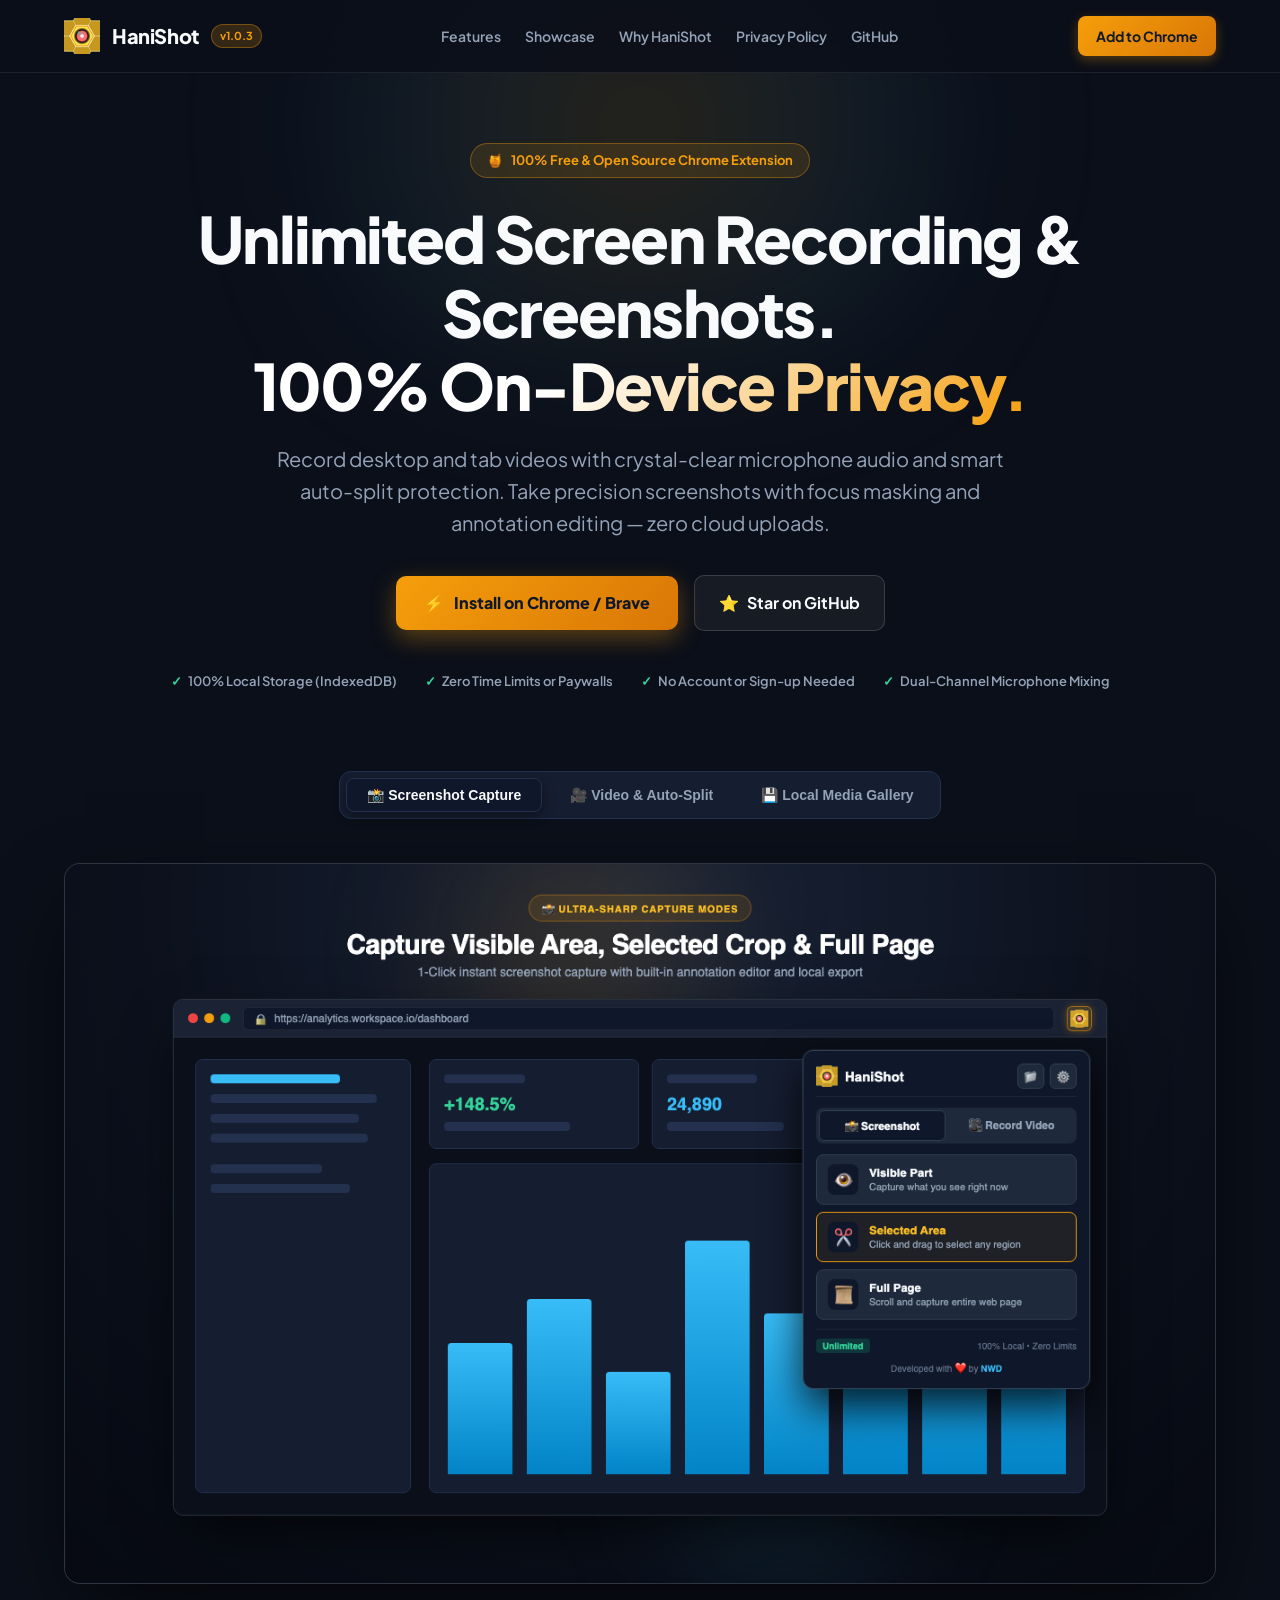
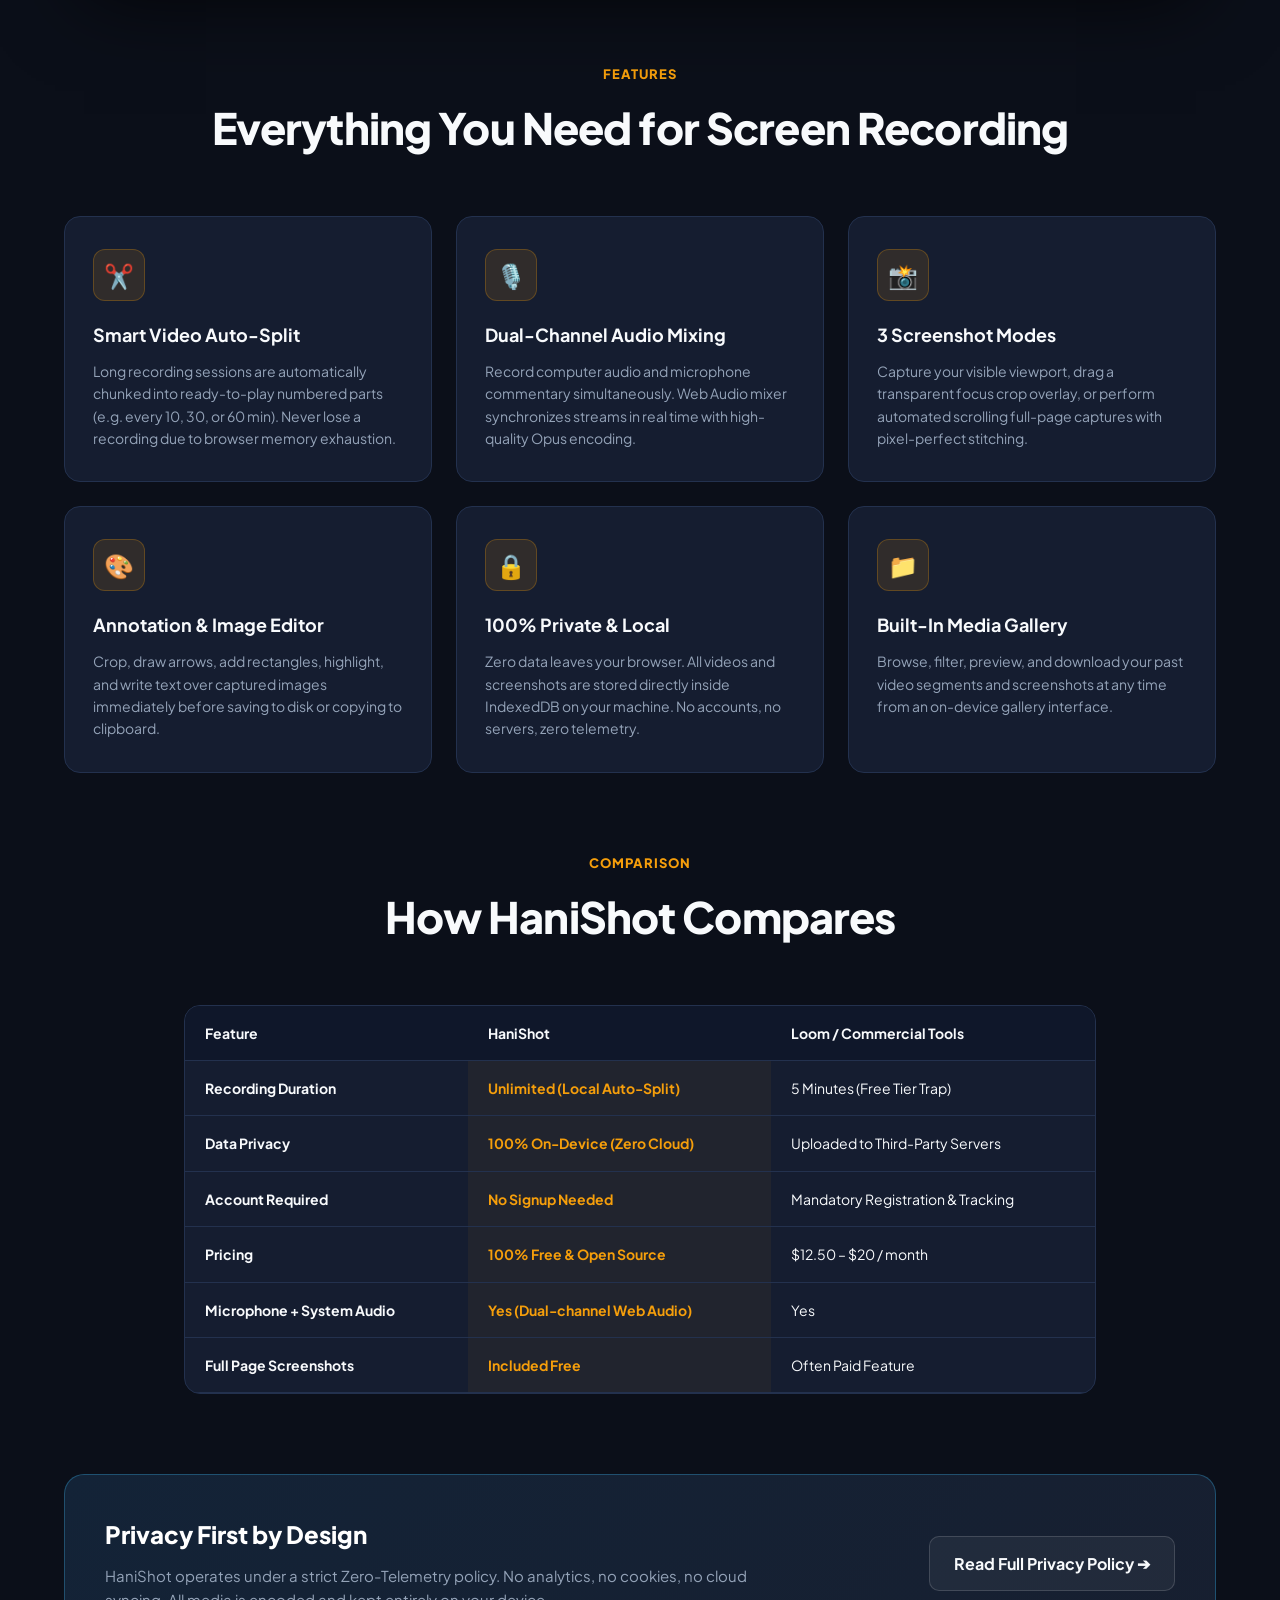
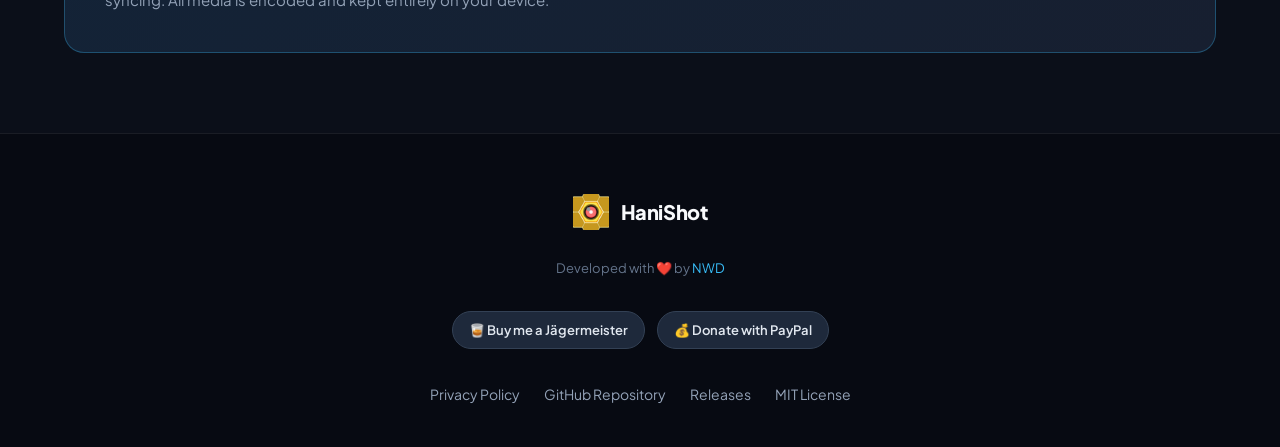
<file: docs/index.html>
<!DOCTYPE html>
<html lang="en">
<head>
  <meta charset="UTF-8">
  <meta name="viewport" content="width=device-width, initial-scale=1.0">
  <title>HaniShot — Unlimited Screen Recorder & Screenshot Chrome Extension</title>
  <meta name="description" content="Unlimited screen & tab video recording with customizable auto-split length, full-page screenshots, and 100% local storage.">
  <link rel="icon" type="image/png" href="images/icon-32.png">

  <!-- OpenGraph Metadata -->
  <meta property="og:title" content="HaniShot — Unlimited Screen Recorder & Screenshot">
  <meta property="og:description" content="Capture screen & tab video with dual-audio and smart auto-split. 100% private, on-device storage.">
  <meta property="og:image" content="images/screenshot-1.png">
  <meta property="og:type" content="website">

  <link rel="preconnect" href="https://fonts.googleapis.com">
  <link rel="preconnect" href="https://fonts.gstatic.com" crossorigin>
  <link href="https://fonts.googleapis.com/css2?family=Plus+Jakarta+Sans:wght@400;500;600;700;800&family=JetBrains+Mono:wght@400;600&display=swap" rel="stylesheet">

  <style>
    :root {
      --bg: #0b0f19;
      --card-bg: #151d30;
      --card-border: #23314e;
      --accent: #f59e0b;
      --accent-hover: #fbbf24;
      --cyan: #38bdf8;
      --green: #34d399;
      --text: #f8fafc;
      --text-muted: #94a3b8;
    }

    * {
      box-sizing: border-box;
      margin: 0;
      padding: 0;
    }

    body {
      background-color: var(--bg);
      color: var(--text);
      font-family: 'Plus Jakarta Sans', -apple-system, BlinkMacSystemFont, sans-serif;
      line-height: 1.6;
      overflow-x: hidden;
    }

    /* Ambient Glow Orbs */
    .glow-orb-top {
      position: absolute;
      top: -100px;
      left: 50%;
      transform: translateX(-50%);
      width: clamp(300px, 80vw, 900px);
      height: 450px;
      background: radial-gradient(circle, rgba(245, 158, 11, 0.15) 0%, rgba(56, 189, 248, 0.08) 50%, transparent 70%);
      filter: blur(80px);
      pointer-events: none;
      z-index: 0;
    }

    /* Navigation */
    .navbar {
      position: sticky;
      top: 0;
      width: 100%;
      background: rgba(11, 15, 25, 0.85);
      backdrop-filter: blur(16px);
      border-bottom: 1px solid rgba(255, 255, 255, 0.08);
      z-index: 100;
    }

    .nav-container {
      max-width: 1200px;
      margin: 0 auto;
      padding: 16px 24px;
      display: flex;
      align-items: center;
      justify-content: space-between;
    }

    .brand {
      display: flex;
      align-items: center;
      gap: 12px;
      text-decoration: none;
      color: var(--text);
    }

    .brand img {
      width: 36px;
      height: 36px;
    }

    .brand-name {
      font-size: 20px;
      font-weight: 800;
      letter-spacing: -0.02em;
    }

    .brand-tag {
      font-size: 11px;
      font-weight: 700;
      background: rgba(245, 158, 11, 0.18);
      color: var(--accent);
      padding: 2px 8px;
      border-radius: 999px;
      border: 1px solid rgba(245, 158, 11, 0.35);
    }

    .nav-links {
      display: flex;
      align-items: center;
      gap: 24px;
      list-style: none;
    }

    .nav-links a {
      color: var(--text-muted);
      text-decoration: none;
      font-size: 14px;
      font-weight: 600;
      transition: color 0.2s ease;
    }

    .nav-links a:hover {
      color: var(--text);
    }

    .btn-nav {
      background: linear-gradient(135deg, var(--accent), #d97706);
      color: #111827;
      font-weight: 700;
      font-size: 14px;
      padding: 9px 18px;
      border-radius: 8px;
      text-decoration: none;
      transition: all 0.2s ease;
      box-shadow: 0 4px 12px rgba(245, 158, 11, 0.3);
    }

    .btn-nav:hover {
      background: linear-gradient(135deg, var(--accent-hover), var(--accent));
      transform: translateY(-1px);
    }

    /* Hero Section */
    .hero {
      position: relative;
      max-width: 1200px;
      margin: 0 auto;
      padding: 70px 24px 40px;
      text-align: center;
      z-index: 1;
    }

    .badge-pill {
      display: inline-flex;
      align-items: center;
      gap: 8px;
      padding: 6px 16px;
      background: rgba(245, 158, 11, 0.12);
      border: 1px solid rgba(245, 158, 11, 0.35);
      border-radius: 999px;
      color: var(--accent);
      font-size: 13px;
      font-weight: 700;
      margin-bottom: 24px;
    }

    .hero-title {
      font-size: clamp(2.2rem, 1.8rem + 3.2vw, 4rem);
      font-weight: 800;
      letter-spacing: -0.03em;
      line-height: 1.15;
      margin-bottom: 20px;
    }

    .hero-title .gradient-text {
      background: linear-gradient(135deg, #ffffff 40%, var(--accent) 100%);
      -webkit-background-clip: text;
      -webkit-text-fill-color: transparent;
    }

    .hero-desc {
      font-size: clamp(1rem, 0.95rem + 0.5vw, 1.25rem);
      color: var(--text-muted);
      max-width: 760px;
      margin: 0 auto 36px;
    }

    .cta-group {
      display: flex;
      align-items: center;
      justify-content: center;
      gap: 16px;
      flex-wrap: wrap;
      margin-bottom: 40px;
    }

    .btn-primary {
      display: inline-flex;
      align-items: center;
      gap: 10px;
      background: linear-gradient(135deg, var(--accent), #d97706);
      color: #0f172a;
      font-size: 16px;
      font-weight: 800;
      padding: 14px 28px;
      border-radius: 10px;
      text-decoration: none;
      box-shadow: 0 8px 24px rgba(245, 158, 11, 0.35);
      transition: all 0.2s ease;
    }

    .btn-primary:hover {
      background: linear-gradient(135deg, var(--accent-hover), var(--accent));
      transform: translateY(-2px);
      box-shadow: 0 12px 30px rgba(245, 158, 11, 0.45);
    }

    .btn-secondary {
      display: inline-flex;
      align-items: center;
      gap: 8px;
      background: rgba(255, 255, 255, 0.05);
      border: 1px solid rgba(255, 255, 255, 0.15);
      color: var(--text);
      font-size: 16px;
      font-weight: 700;
      padding: 14px 24px;
      border-radius: 10px;
      text-decoration: none;
      transition: all 0.2s ease;
    }

    .btn-secondary:hover {
      background: rgba(255, 255, 255, 0.1);
      border-color: rgba(255, 255, 255, 0.3);
    }

    .trust-badges {
      display: flex;
      align-items: center;
      justify-content: center;
      gap: 28px;
      flex-wrap: wrap;
      color: var(--text-muted);
      font-size: 13px;
      font-weight: 600;
    }

    .trust-item {
      display: flex;
      align-items: center;
      gap: 6px;
    }

    .trust-item span.icon {
      color: var(--green);
    }

    /* Showcase Carousel */
    .showcase-section {
      max-width: 1200px;
      margin: 40px auto 80px;
      padding: 0 24px;
      text-align: center;
    }

    .showcase-frame {
      background: #111827;
      border-radius: 16px;
      border: 1px solid rgba(255, 255, 255, 0.12);
      box-shadow: 0 30px 80px -20px rgba(0, 0, 0, 0.8);
      overflow: hidden;
      margin-top: 24px;
      position: relative;
    }

    .showcase-frame img {
      width: 100%;
      height: auto;
      aspect-ratio: 16 / 10;
      display: block;
      object-fit: cover;
    }

    .tab-pills {
      display: inline-flex;
      background: var(--card-bg);
      border: 1px solid var(--card-border);
      border-radius: 12px;
      padding: 6px;
      gap: 8px;
      margin-bottom: 20px;
    }

    .tab-pill {
      background: transparent;
      border: none;
      color: var(--text-muted);
      font-size: 14px;
      font-weight: 700;
      padding: 8px 20px;
      border-radius: 8px;
      cursor: pointer;
      transition: all 0.2s ease;
    }

    .tab-pill.active {
      background: #0f172a;
      color: var(--text);
      box-shadow: 0 4px 12px rgba(0, 0, 0, 0.4);
      border: 1px solid var(--card-border);
    }

    /* Features Grid */
    .features-section {
      max-width: 1200px;
      margin: 80px auto;
      padding: 0 24px;
    }

    .section-header {
      text-align: center;
      margin-bottom: 54px;
    }

    .section-subtitle {
      color: var(--accent);
      font-size: 13px;
      font-weight: 800;
      text-transform: uppercase;
      letter-spacing: 0.08em;
      margin-bottom: 8px;
    }

    .section-title {
      font-size: clamp(1.8rem, 1.5rem + 1.5vw, 2.8rem);
      font-weight: 800;
      letter-spacing: -0.02em;
    }

    .features-grid {
      display: grid;
      grid-template-columns: repeat(auto-fit, minmax(320px, 1fr));
      gap: 24px;
    }

    .feature-card {
      background: var(--card-bg);
      border: 1px solid var(--card-border);
      border-radius: 16px;
      padding: 32px 28px;
      transition: transform 0.2s ease, border-color 0.2s ease;
    }

    .feature-card:hover {
      transform: translateY(-4px);
      border-color: rgba(245, 158, 11, 0.4);
    }

    .feature-icon {
      width: 52px;
      height: 52px;
      background: rgba(245, 158, 11, 0.12);
      border: 1px solid rgba(245, 158, 11, 0.25);
      border-radius: 12px;
      display: flex;
      align-items: center;
      justify-content: center;
      font-size: 24px;
      margin-bottom: 20px;
    }

    .feature-title {
      font-size: 18px;
      font-weight: 700;
      margin-bottom: 10px;
      color: var(--text);
    }

    .feature-desc {
      font-size: 14px;
      color: var(--text-muted);
      line-height: 1.6;
    }

    /* Comparison Table */
    .comparison-section {
      max-width: 960px;
      margin: 80px auto;
      padding: 0 24px;
    }

    .table-container {
      background: var(--card-bg);
      border: 1px solid var(--card-border);
      border-radius: 16px;
      overflow: hidden;
      margin-top: 32px;
    }

    table {
      width: 100%;
      border-collapse: collapse;
      text-align: left;
    }

    th, td {
      padding: 16px 20px;
      border-bottom: 1px solid var(--card-border);
      font-size: 14px;
    }

    th {
      background: #0f172a;
      font-weight: 700;
      color: var(--text);
    }

    td.highlight {
      background: rgba(245, 158, 11, 0.05);
      color: var(--accent);
      font-weight: 700;
    }

    /* Privacy Banner */
    .privacy-banner {
      max-width: 1200px;
      margin: 60px auto;
      padding: 0 24px;
    }

    .banner-inner {
      background: linear-gradient(135deg, #132337 0%, #171f30 100%);
      border: 1px solid rgba(56, 189, 248, 0.3);
      border-radius: 20px;
      padding: 40px;
      display: flex;
      align-items: center;
      justify-content: space-between;
      gap: 32px;
      flex-wrap: wrap;
    }

    .banner-content h3 {
      font-size: 24px;
      font-weight: 800;
      margin-bottom: 10px;
      color: #ffffff;
    }

    .banner-content p {
      font-size: 15px;
      color: var(--text-muted);
      max-width: 650px;
    }

    /* Footer */
    footer {
      background: #070a12;
      border-top: 1px solid rgba(255, 255, 255, 0.08);
      padding: 60px 24px 40px;
      margin-top: 80px;
    }

    .footer-container {
      max-width: 1200px;
      margin: 0 auto;
      display: flex;
      flex-direction: column;
      align-items: center;
      text-align: center;
      gap: 20px;
    }

    .donate-links {
      display: flex;
      gap: 12px;
      flex-wrap: wrap;
      margin: 12px 0;
    }

    .donate-pill {
      background: #1e293b;
      border: 1px solid #334155;
      color: #e2e8f0;
      padding: 8px 16px;
      border-radius: 999px;
      font-size: 13px;
      font-weight: 600;
      text-decoration: none;
      transition: all 0.2s ease;
    }

    .donate-pill:hover {
      background: #334155;
      border-color: var(--accent);
      color: #ffffff;
    }

    .footer-links {
      display: flex;
      gap: 24px;
      list-style: none;
    }

    .footer-links a {
      color: var(--text-muted);
      text-decoration: none;
      font-size: 14px;
    }

    .footer-links a:hover {
      color: var(--text);
    }

    .copyright {
      color: #64748b;
      font-size: 13px;
      margin-top: 8px;
    }

    @media (max-width: 768px) {
      .nav-links { display: none; }
      .table-container { overflow-x: auto; }
    }
  </style>
</head>
<body>
  <div class="glow-orb-top"></div>

  <!-- Navbar -->
  <nav class="navbar">
    <div class="nav-container">
      <a href="#" class="brand">
        <img src="images/icon-48.png" alt="HaniShot">
        <span class="brand-name">HaniShot</span>
        <span class="brand-tag">v1.0.3</span>
      </a>
      <ul class="nav-links">
        <li><a href="#features">Features</a></li>
        <li><a href="#showcase">Showcase</a></li>
        <li><a href="#comparison">Why HaniShot</a></li>
        <li><a href="privacy.html">Privacy Policy</a></li>
        <li><a href="https://github.com/novosadskigari/HaniShot" target="_blank">GitHub</a></li>
      </ul>
      <a href="https://github.com/novosadskigari/HaniShot" target="_blank" class="btn-nav">Add to Chrome</a>
    </div>
  </nav>

  <!-- Hero Section -->
  <header class="hero">
    <div class="badge-pill">
      <span>🍯</span>
      <span>100% Free & Open Source Chrome Extension</span>
    </div>
    <h1 class="hero-title">
      Unlimited Screen Recording & Screenshots.<br>
      <span class="gradient-text">100% On-Device Privacy.</span>
    </h1>
    <p class="hero-desc">
      Record desktop and tab videos with crystal-clear microphone audio and smart auto-split protection. Take precision screenshots with focus masking and annotation editing — zero cloud uploads.
    </p>
    <div class="cta-group">
      <a href="https://github.com/novosadskigari/HaniShot" target="_blank" class="btn-primary">
        <span>⚡</span> Install on Chrome / Brave
      </a>
      <a href="https://github.com/novosadskigari/HaniShot" target="_blank" class="btn-secondary">
        <span>⭐</span> Star on GitHub
      </a>
    </div>
    <div class="trust-badges">
      <div class="trust-item"><span class="icon">✓</span> 100% Local Storage (IndexedDB)</div>
      <div class="trust-item"><span class="icon">✓</span> Zero Time Limits or Paywalls</div>
      <div class="trust-item"><span class="icon">✓</span> No Account or Sign-up Needed</div>
      <div class="trust-item"><span class="icon">✓</span> Dual-Channel Microphone Mixing</div>
    </div>
  </header>

  <!-- Showcase Section -->
  <section class="showcase-section" id="showcase">
    <div class="tab-pills">
      <button class="tab-pill active" onclick="switchScreenshot(1, this)">📸 Screenshot Capture</button>
      <button class="tab-pill" onclick="switchScreenshot(2, this)">🎥 Video & Auto-Split</button>
      <button class="tab-pill" onclick="switchScreenshot(3, this)">💾 Local Media Gallery</button>
    </div>

    <div class="showcase-frame">
      <img id="showcaseImg" src="images/screenshot-1.png" alt="HaniShot Interface" width="1280" height="800">
    </div>
  </section>

  <!-- Features Section -->
  <section class="features-section" id="features">
    <div class="section-header">
      <div class="section-subtitle">Features</div>
      <h2 class="section-title">Everything You Need for Screen Recording</h2>
    </div>

    <div class="features-grid">
      <!-- Feature 1 -->
      <div class="feature-card">
        <div class="feature-icon">✂️</div>
        <h3 class="feature-title">Smart Video Auto-Split</h3>
        <p class="feature-desc">
          Long recording sessions are automatically chunked into ready-to-play numbered parts (e.g. every 10, 30, or 60 min). Never lose a recording due to browser memory exhaustion.
        </p>
      </div>

      <!-- Feature 2 -->
      <div class="feature-card">
        <div class="feature-icon">🎙️</div>
        <h3 class="feature-title">Dual-Channel Audio Mixing</h3>
        <p class="feature-desc">
          Record computer audio and microphone commentary simultaneously. Web Audio mixer synchronizes streams in real time with high-quality Opus encoding.
        </p>
      </div>

      <!-- Feature 3 -->
      <div class="feature-card">
        <div class="feature-icon">📸</div>
        <h3 class="feature-title">3 Screenshot Modes</h3>
        <p class="feature-desc">
          Capture your visible viewport, drag a transparent focus crop overlay, or perform automated scrolling full-page captures with pixel-perfect stitching.
        </p>
      </div>

      <!-- Feature 4 -->
      <div class="feature-card">
        <div class="feature-icon">🎨</div>
        <h3 class="feature-title">Annotation & Image Editor</h3>
        <p class="feature-desc">
          Crop, draw arrows, add rectangles, highlight, and write text over captured images immediately before saving to disk or copying to clipboard.
        </p>
      </div>

      <!-- Feature 5 -->
      <div class="feature-card">
        <div class="feature-icon">🔒</div>
        <h3 class="feature-title">100% Private & Local</h3>
        <p class="feature-desc">
          Zero data leaves your browser. All videos and screenshots are stored directly inside IndexedDB on your machine. No accounts, no servers, zero telemetry.
        </p>
      </div>

      <!-- Feature 6 -->
      <div class="feature-card">
        <div class="feature-icon">📁</div>
        <h3 class="feature-title">Built-In Media Gallery</h3>
        <p class="feature-desc">
          Browse, filter, preview, and download your past video segments and screenshots at any time from an on-device gallery interface.
        </p>
      </div>
    </div>
  </section>

  <!-- Comparison Section -->
  <section class="comparison-section" id="comparison">
    <div class="section-header">
      <div class="section-subtitle">Comparison</div>
      <h2 class="section-title">How HaniShot Compares</h2>
    </div>

    <div class="table-container">
      <table>
        <thead>
          <tr>
            <th>Feature</th>
            <th>HaniShot</th>
            <th>Loom / Commercial Tools</th>
          </tr>
        </thead>
        <tbody>
          <tr>
            <td><strong>Recording Duration</strong></td>
            <td class="highlight">Unlimited (Local Auto-Split)</td>
            <td>5 Minutes (Free Tier Trap)</td>
          </tr>
          <tr>
            <td><strong>Data Privacy</strong></td>
            <td class="highlight">100% On-Device (Zero Cloud)</td>
            <td>Uploaded to Third-Party Servers</td>
          </tr>
          <tr>
            <td><strong>Account Required</strong></td>
            <td class="highlight">No Signup Needed</td>
            <td>Mandatory Registration & Tracking</td>
          </tr>
          <tr>
            <td><strong>Pricing</strong></td>
            <td class="highlight">100% Free & Open Source</td>
            <td>$12.50 – $20 / month</td>
          </tr>
          <tr>
            <td><strong>Microphone + System Audio</strong></td>
            <td class="highlight">Yes (Dual-channel Web Audio)</td>
            <td>Yes</td>
          </tr>
          <tr>
            <td><strong>Full Page Screenshots</strong></td>
            <td class="highlight">Included Free</td>
            <td>Often Paid Feature</td>
          </tr>
        </tbody>
      </table>
    </div>
  </section>

  <!-- Privacy Banner -->
  <section class="privacy-banner">
    <div class="banner-inner">
      <div class="banner-content">
        <h3>Privacy First by Design</h3>
        <p>
          HaniShot operates under a strict Zero-Telemetry policy. No analytics, no cookies, no cloud syncing. All media is encoded and kept entirely on your device.
        </p>
      </div>
      <a href="privacy.html" class="btn-secondary">Read Full Privacy Policy ➔</a>
    </div>
  </section>

  <!-- Footer -->
  <footer>
    <div class="footer-container">
      <div class="brand">
        <img src="images/icon-48.png" alt="HaniShot">
        <span class="brand-name">HaniShot</span>
      </div>

      <p class="copyright">Developed with ❤️ by <a href="https://github.com/novosadskigari/HaniShot" target="_blank" style="color: var(--cyan); text-decoration: none;">NWD</a></p>

      <div class="donate-links">
        <a href="https://coff.ee/damirbodor" target="_blank" class="donate-pill">🥃 Buy me a Jägermeister</a>
        <a href="http://paypal.me/damirnwd" target="_blank" class="donate-pill">💰 Donate with PayPal</a>
      </div>

      <ul class="footer-links">
        <li><a href="privacy.html">Privacy Policy</a></li>
        <li><a href="https://github.com/novosadskigari/HaniShot" target="_blank">GitHub Repository</a></li>
        <li><a href="https://github.com/novosadskigari/HaniShot/releases" target="_blank">Releases</a></li>
        <li><a href="https://github.com/novosadskigari/HaniShot/blob/main/LICENSE" target="_blank">MIT License</a></li>
      </ul>
    </div>
  </footer>

  <script>
    function switchScreenshot(num, btn) {
      document.getElementById('showcaseImg').src = 'images/screenshot-' + num + '.png';
      document.querySelectorAll('.tab-pill').forEach(p => p.classList.remove('active'));
      btn.classList.add('active');
    }
  </script>
</body>
</html>
</file>
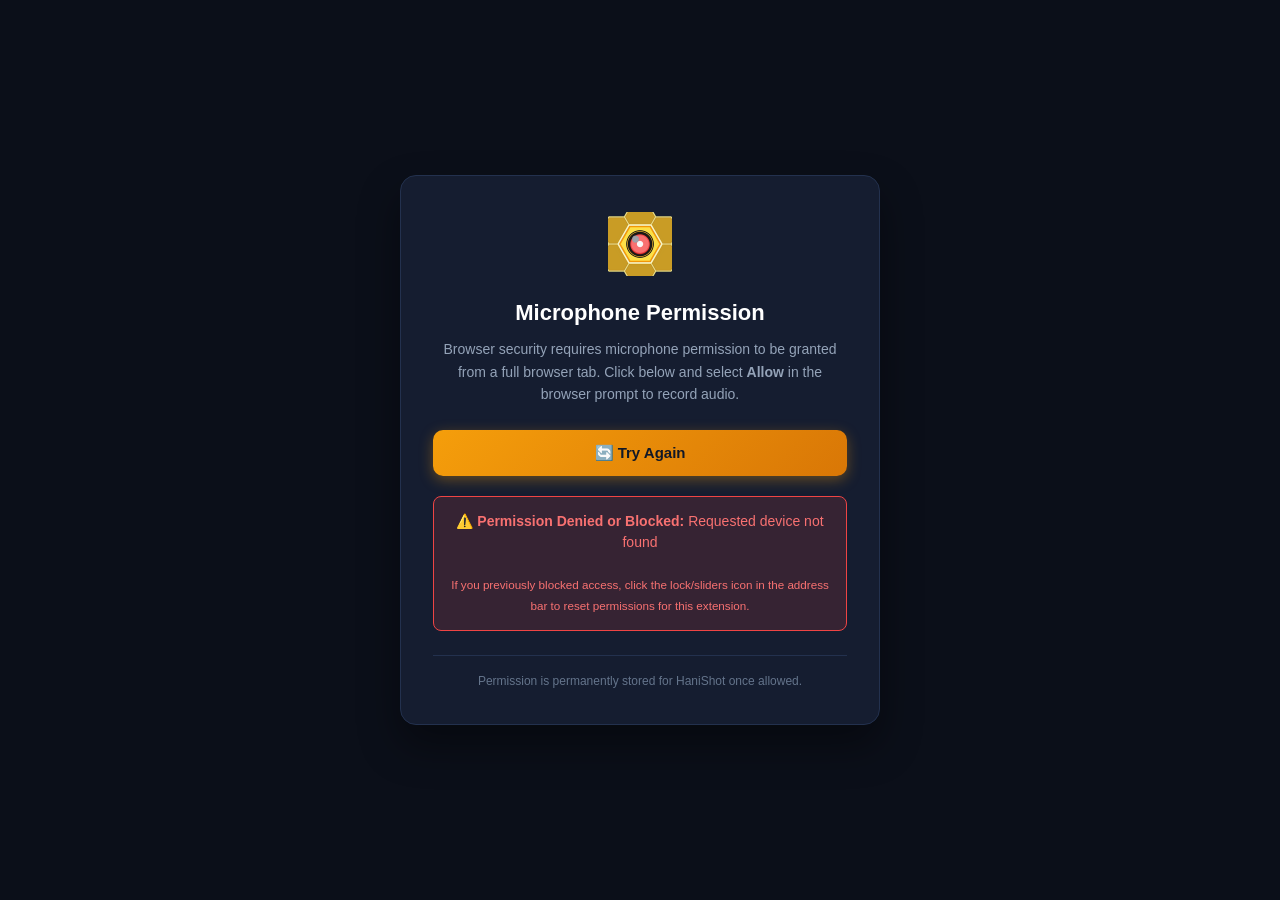
<file: request-mic.html>
<!DOCTYPE html>
<html lang="en">
<head>
  <meta charset="UTF-8">
  <title>HaniShot - Microphone Permission</title>
  <link rel="icon" type="image/png" href="icons/icon-32.png">
  <style>
    * {
      box-sizing: border-box;
      margin: 0;
      padding: 0;
    }
    body {
      background-color: #0b0f19;
      color: #f1f5f9;
      font-family: -apple-system, BlinkMacSystemFont, 'Segoe UI', Roboto, Helvetica, Arial, sans-serif;
      min-height: 100vh;
      display: flex;
      align-items: center;
      justify-content: center;
      padding: 24px;
    }
    .card {
      background: #151d30;
      border: 1px solid #23314e;
      border-radius: 16px;
      padding: 36px 32px;
      max-width: 480px;
      width: 100%;
      text-align: center;
      box-shadow: 0 20px 40px rgba(0, 0, 0, 0.4);
    }
    .logo {
      width: 64px;
      height: 64px;
      margin-bottom: 20px;
    }
    h1 {
      font-size: 22px;
      font-weight: 700;
      margin-bottom: 12px;
      color: #ffffff;
    }
    p {
      color: #94a3b8;
      font-size: 14px;
      line-height: 1.6;
      margin-bottom: 24px;
    }
    .btn {
      display: inline-flex;
      align-items: center;
      justify-content: center;
      gap: 10px;
      background: linear-gradient(135deg, #f59e0b, #d97706);
      color: #111827;
      font-weight: 700;
      font-size: 15px;
      padding: 14px 28px;
      border-radius: 10px;
      border: none;
      cursor: pointer;
      transition: all 0.2s ease;
      box-shadow: 0 4px 14px rgba(245, 158, 11, 0.35);
      width: 100%;
    }
    .btn:hover:not(:disabled) {
      background: linear-gradient(135deg, #fbbf24, #f59e0b);
      transform: translateY(-1px);
      box-shadow: 0 6px 18px rgba(245, 158, 11, 0.45);
    }
    .btn:disabled {
      opacity: 0.6;
      cursor: not-allowed;
      transform: none;
    }
    .status-box {
      margin-top: 20px;
      padding: 14px;
      border-radius: 8px;
      font-size: 14px;
      line-height: 1.5;
      display: none;
    }
    .status-box.success {
      display: block;
      background: rgba(16, 185, 129, 0.15);
      border: 1px solid #10b981;
      color: #34d399;
    }
    .status-box.error {
      display: block;
      background: rgba(239, 68, 68, 0.15);
      border: 1px solid #ef4444;
      color: #f87171;
    }
    .tip {
      margin-top: 24px;
      padding-top: 18px;
      border-top: 1px solid #23314e;
      font-size: 12px;
      color: #64748b;
    }
  </style>
</head>
<body>
  <div class="card">
    <img src="icons/icon-128.png" alt="HaniShot" class="logo">
    <h1>Microphone Permission</h1>
    <p>
      Browser security requires microphone permission to be granted from a full browser tab.
      Click below and select <strong>Allow</strong> in the browser prompt to record audio.
    </p>

    <button id="enableBtn" class="btn">🎙️ Allow Microphone Access</button>

    <div id="statusBox" class="status-box"></div>

    <div class="tip">
      Permission is permanently stored for HaniShot once allowed.
    </div>
  </div>

  <script src="request-mic.js"></script>
</body>
</html>
</file>
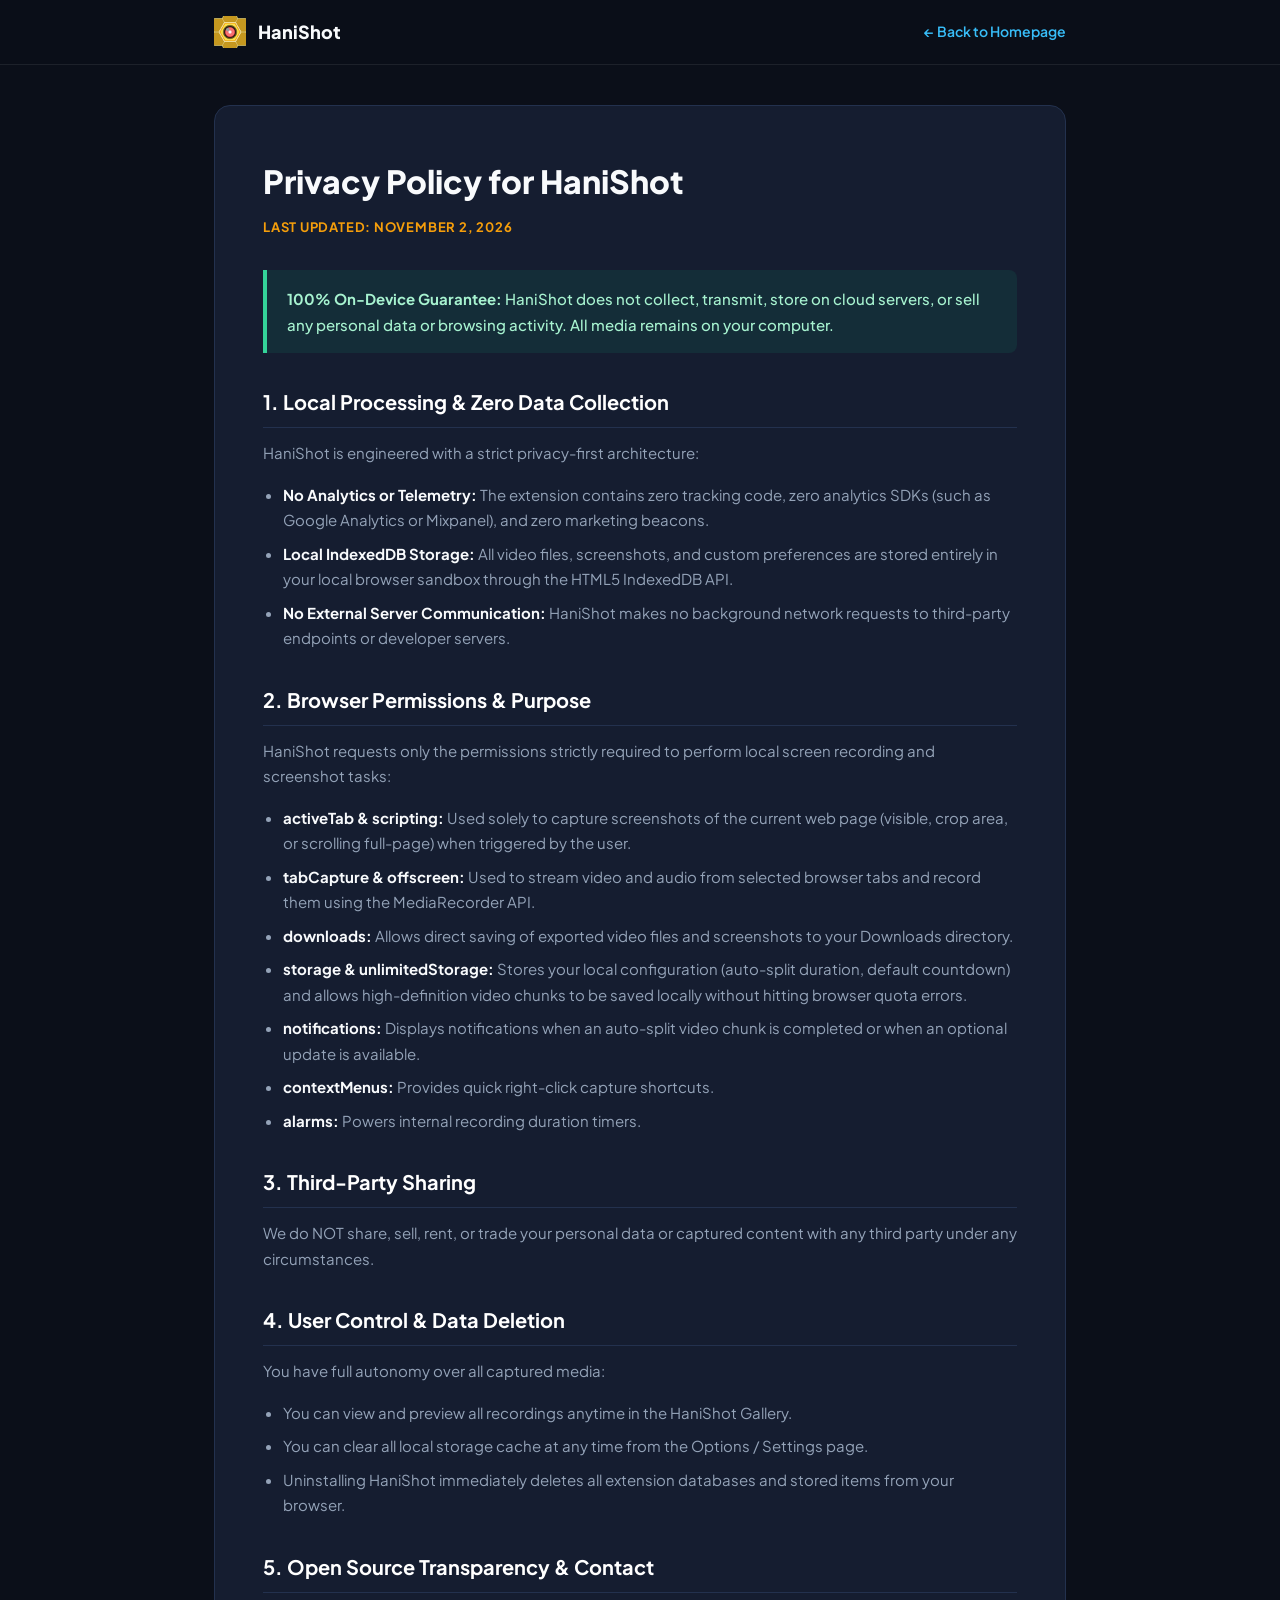
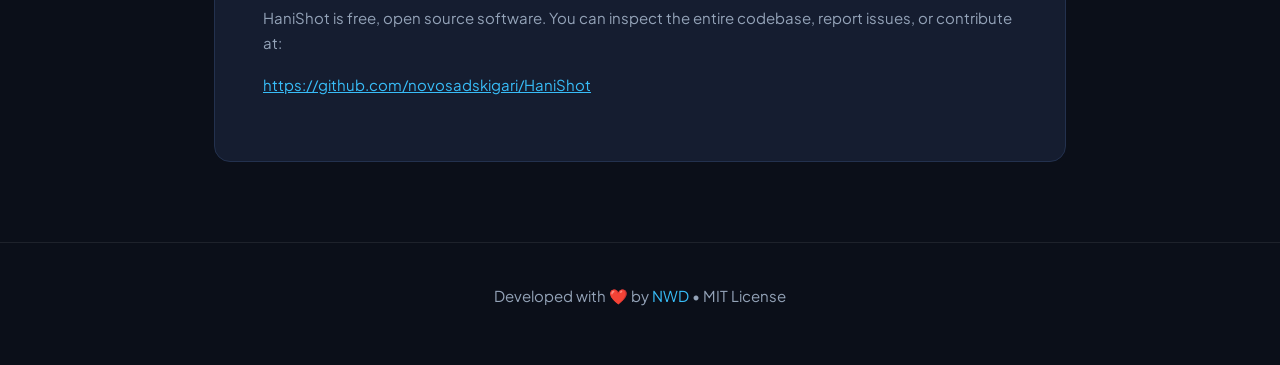
<file: docs/privacy.html>
<!DOCTYPE html>
<html lang="en">
<head>
  <meta charset="UTF-8">
  <meta name="viewport" content="width=device-width, initial-scale=1.0">
  <title>Privacy Policy — HaniShot Screen Recorder & Screenshot</title>
  <meta name="description" content="Privacy Policy for HaniShot. 100% on-device processing and zero data collection.">
  <link rel="icon" type="image/png" href="images/icon-32.png">

  <link rel="preconnect" href="https://fonts.googleapis.com">
  <link rel="preconnect" href="https://fonts.gstatic.com" crossorigin>
  <link href="https://fonts.googleapis.com/css2?family=Plus+Jakarta+Sans:wght@400;500;600;700;800&display=swap" rel="stylesheet">

  <style>
    :root {
      --bg: #0b0f19;
      --card-bg: #151d30;
      --card-border: #23314e;
      --accent: #f59e0b;
      --cyan: #38bdf8;
      --green: #34d399;
      --text: #f8fafc;
      --text-muted: #94a3b8;
    }

    * { box-sizing: border-box; margin: 0; padding: 0; }

    body {
      background-color: var(--bg);
      color: var(--text);
      font-family: 'Plus Jakarta Sans', -apple-system, BlinkMacSystemFont, sans-serif;
      line-height: 1.7;
    }

    .navbar {
      width: 100%;
      background: rgba(11, 15, 25, 0.9);
      backdrop-filter: blur(16px);
      border-bottom: 1px solid rgba(255, 255, 255, 0.08);
    }

    .nav-container {
      max-width: 900px;
      margin: 0 auto;
      padding: 16px 24px;
      display: flex;
      align-items: center;
      justify-content: space-between;
    }

    .brand {
      display: flex;
      align-items: center;
      gap: 12px;
      text-decoration: none;
      color: var(--text);
    }

    .brand img { width: 32px; height: 32px; }
    .brand-name { font-size: 18px; font-weight: 800; }

    .nav-back {
      color: var(--cyan);
      text-decoration: none;
      font-size: 14px;
      font-weight: 600;
    }

    .content-wrapper {
      max-width: 900px;
      margin: 40px auto 80px;
      padding: 0 24px;
    }

    .privacy-card {
      background: var(--card-bg);
      border: 1px solid var(--card-border);
      border-radius: 16px;
      padding: 48px;
    }

    h1 {
      font-size: 32px;
      font-weight: 800;
      margin-bottom: 8px;
    }

    .last-updated {
      color: var(--accent);
      font-size: 13px;
      font-weight: 700;
      margin-bottom: 32px;
      text-transform: uppercase;
      letter-spacing: 0.06em;
    }

    h2 {
      font-size: 20px;
      font-weight: 700;
      margin: 32px 0 12px;
      color: #ffffff;
      border-bottom: 1px solid var(--card-border);
      padding-bottom: 8px;
    }

    p {
      color: var(--text-muted);
      margin-bottom: 16px;
      font-size: 15px;
    }

    ul {
      margin: 0 0 24px 20px;
      color: var(--text-muted);
    }

    li {
      margin-bottom: 8px;
      font-size: 15px;
    }

    li strong {
      color: var(--text);
    }

    .callout {
      background: rgba(16, 185, 129, 0.1);
      border-left: 4px solid var(--green);
      padding: 16px 20px;
      border-radius: 0 8px 8px 0;
      margin: 24px 0;
    }

    .callout p {
      color: #a7f3d0;
      margin: 0;
      font-weight: 500;
    }

    footer {
      border-top: 1px solid rgba(255, 255, 255, 0.08);
      padding: 40px 24px;
      text-align: center;
      color: #64748b;
      font-size: 13px;
    }

    @media (max-width: 600px) {
      .privacy-card { padding: 24px; }
      h1 { font-size: 24px; }
    }
  </style>
</head>
<body>
  <nav class="navbar">
    <div class="nav-container">
      <a href="index.html" class="brand">
        <img src="images/icon-48.png" alt="HaniShot">
        <span class="brand-name">HaniShot</span>
      </a>
      <a href="index.html" class="nav-back">← Back to Homepage</a>
    </div>
  </nav>

  <main class="content-wrapper">
    <article class="privacy-card">
      <h1>Privacy Policy for HaniShot</h1>
      <div class="last-updated">Last Updated: November 2, 2026</div>

      <div class="callout">
        <p><strong>100% On-Device Guarantee:</strong> HaniShot does not collect, transmit, store on cloud servers, or sell any personal data or browsing activity. All media remains on your computer.</p>
      </div>

      <h2>1. Local Processing & Zero Data Collection</h2>
      <p>HaniShot is engineered with a strict privacy-first architecture:</p>
      <ul>
        <li><strong>No Analytics or Telemetry:</strong> The extension contains zero tracking code, zero analytics SDKs (such as Google Analytics or Mixpanel), and zero marketing beacons.</li>
        <li><strong>Local IndexedDB Storage:</strong> All video files, screenshots, and custom preferences are stored entirely in your local browser sandbox through the HTML5 IndexedDB API.</li>
        <li><strong>No External Server Communication:</strong> HaniShot makes no background network requests to third-party endpoints or developer servers.</li>
      </ul>

      <h2>2. Browser Permissions & Purpose</h2>
      <p>HaniShot requests only the permissions strictly required to perform local screen recording and screenshot tasks:</p>
      <ul>
        <li><strong>activeTab & scripting:</strong> Used solely to capture screenshots of the current web page (visible, crop area, or scrolling full-page) when triggered by the user.</li>
        <li><strong>tabCapture & offscreen:</strong> Used to stream video and audio from selected browser tabs and record them using the MediaRecorder API.</li>
        <li><strong>downloads:</strong> Allows direct saving of exported video files and screenshots to your Downloads directory.</li>
        <li><strong>storage & unlimitedStorage:</strong> Stores your local configuration (auto-split duration, default countdown) and allows high-definition video chunks to be saved locally without hitting browser quota errors.</li>
        <li><strong>notifications:</strong> Displays notifications when an auto-split video chunk is completed or when an optional update is available.</li>
        <li><strong>contextMenus:</strong> Provides quick right-click capture shortcuts.</li>
        <li><strong>alarms:</strong> Powers internal recording duration timers.</li>
      </ul>

      <h2>3. Third-Party Sharing</h2>
      <p>We do NOT share, sell, rent, or trade your personal data or captured content with any third party under any circumstances.</p>

      <h2>4. User Control & Data Deletion</h2>
      <p>You have full autonomy over all captured media:</p>
      <ul>
        <li>You can view and preview all recordings anytime in the HaniShot Gallery.</li>
        <li>You can clear all local storage cache at any time from the Options / Settings page.</li>
        <li>Uninstalling HaniShot immediately deletes all extension databases and stored items from your browser.</li>
      </ul>

      <h2>5. Open Source Transparency & Contact</h2>
      <p>HaniShot is free, open source software. You can inspect the entire codebase, report issues, or contribute at:</p>
      <p><a href="https://github.com/novosadskigari/HaniShot" target="_blank" style="color: var(--cyan);">https://github.com/novosadskigari/HaniShot</a></p>
    </article>
  </main>

  <footer>
    <p>Developed with ❤️ by <a href="https://github.com/novosadskigari/HaniShot" target="_blank" style="color: var(--cyan); text-decoration: none;">NWD</a> • MIT License</p>
  </footer>
</body>
</html>
</file>
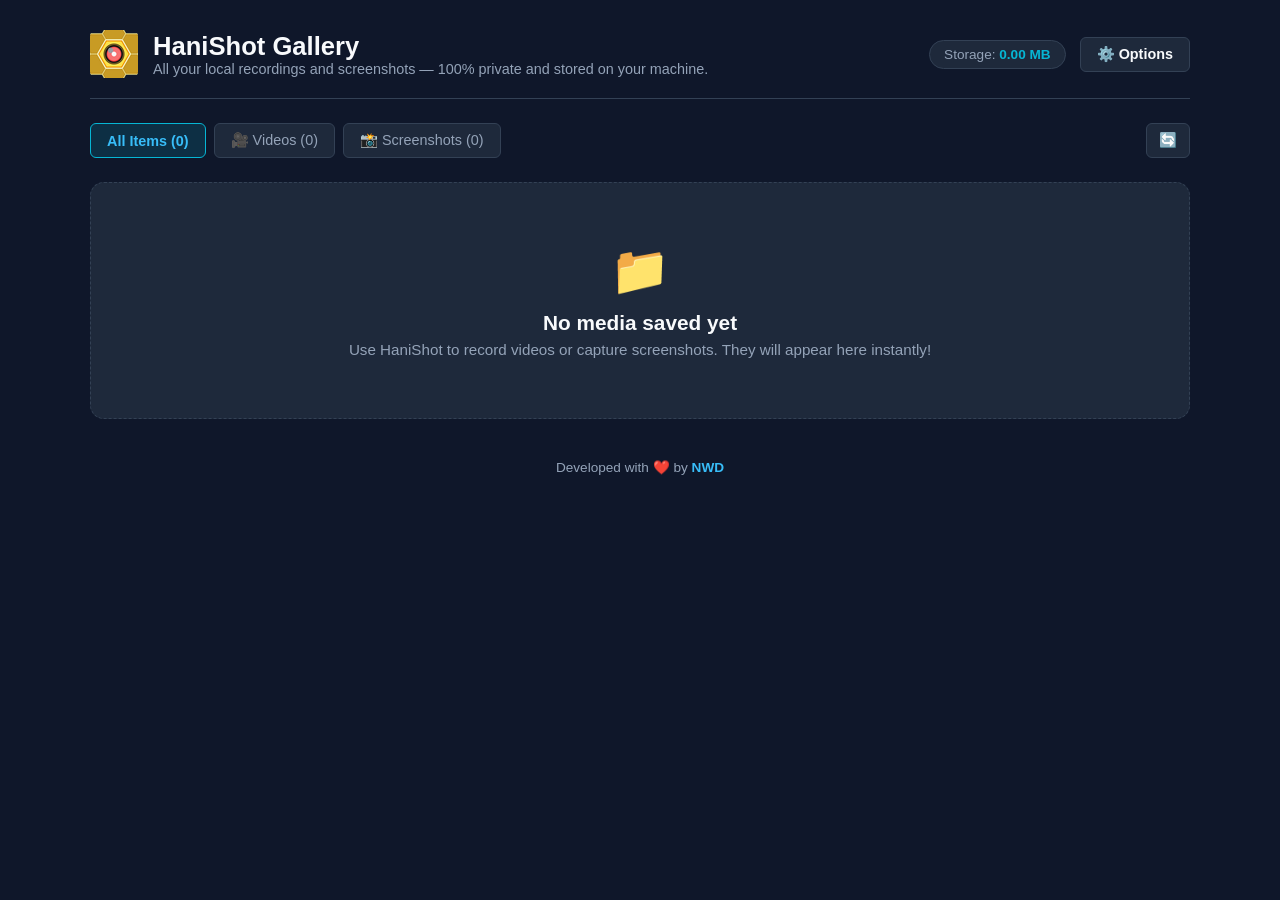
<file: gallery/gallery.html>
<!DOCTYPE html>
<html lang="en">
<head>
  <meta charset="UTF-8">
  <title>HaniShot Local Media Gallery</title>
  <link rel="stylesheet" href="gallery.css">
</head>
<body>
  <div class="gallery-container">
    <header class="gallery-header">
      <div class="brand">
        <img src="../icons/icon-48.png" alt="HaniShot">
        <div>
          <h1>HaniShot Gallery</h1>
          <p>All your local recordings and screenshots — 100% private and stored on your machine.</p>
        </div>
      </div>
      <div class="header-controls">
        <div class="storage-pill">
          <span>Storage:</span> <strong id="storageUsageDisplay">0 MB</strong>
        </div>
        <a href="../options/options.html" class="btn btn-secondary">⚙️ Options</a>
      </div>
    </header>

    <!-- Filters & Search -->
    <div class="filter-bar">
      <div class="filter-tabs">
        <button type="button" class="tab-btn active" data-filter="all">All Items (<span id="countAll">0</span>)</button>
        <button type="button" class="tab-btn" data-filter="video">🎥 Videos (<span id="countVideos">0</span>)</button>
        <button type="button" class="tab-btn" data-filter="image">📸 Screenshots (<span id="countImages">0</span>)</button>
      </div>

      <div class="filter-actions">
        <button type="button" id="refreshBtn" class="btn btn-icon" title="Refresh">🔄</button>
      </div>
    </div>

    <!-- Media Grid -->
    <main class="grid-container" id="mediaGrid">
      <div class="empty-state" id="emptyState" style="display: none;">
        <span class="empty-icon">📁</span>
        <h3>No media saved yet</h3>
        <p>Use HaniShot to record videos or capture screenshots. They will appear here instantly!</p>
      </div>
    </main>

    <footer class="gallery-footer">
      <p>Developed with ❤️ by <a href="https://github.com/novosadskigari/HaniShot" target="_blank" rel="noopener noreferrer" class="nwd-link">NWD</a></p>
    </footer>
  </div>

  <script type="module" src="gallery.js"></script>
</body>
</html>
</file>
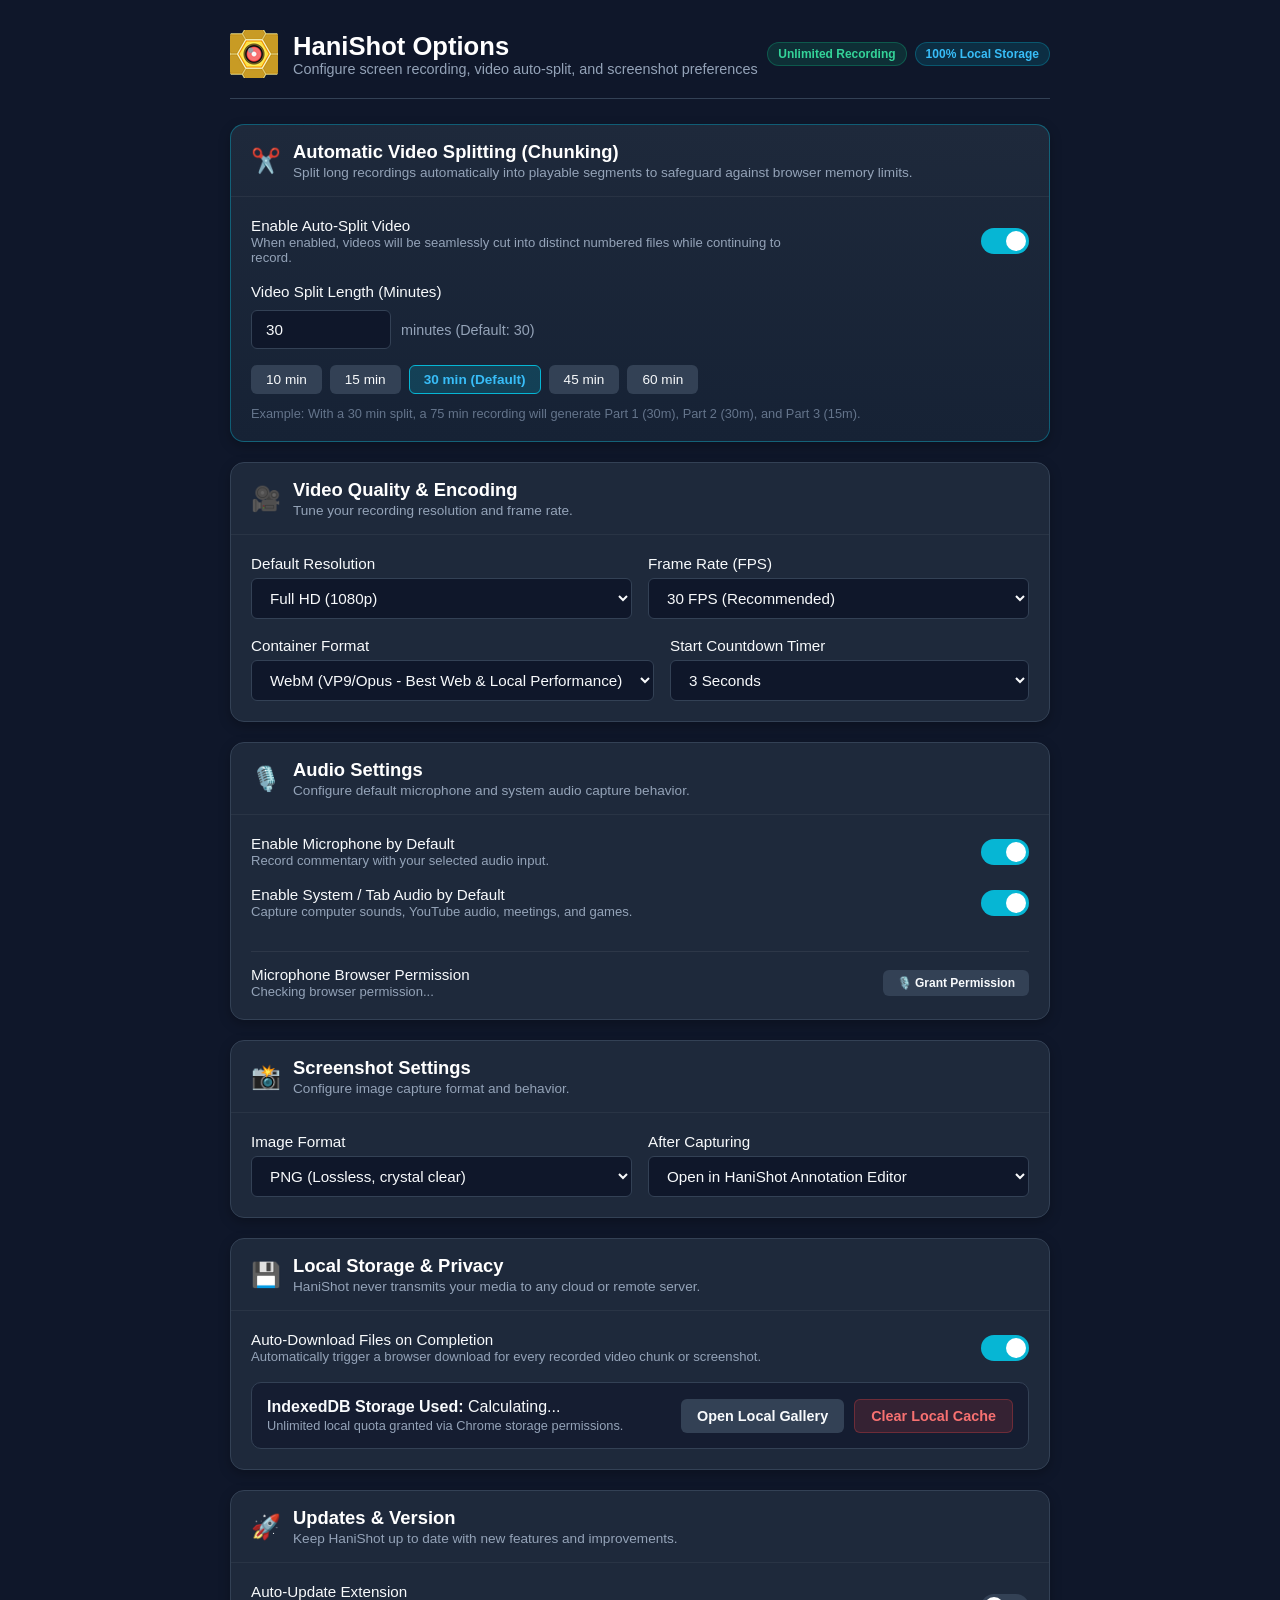
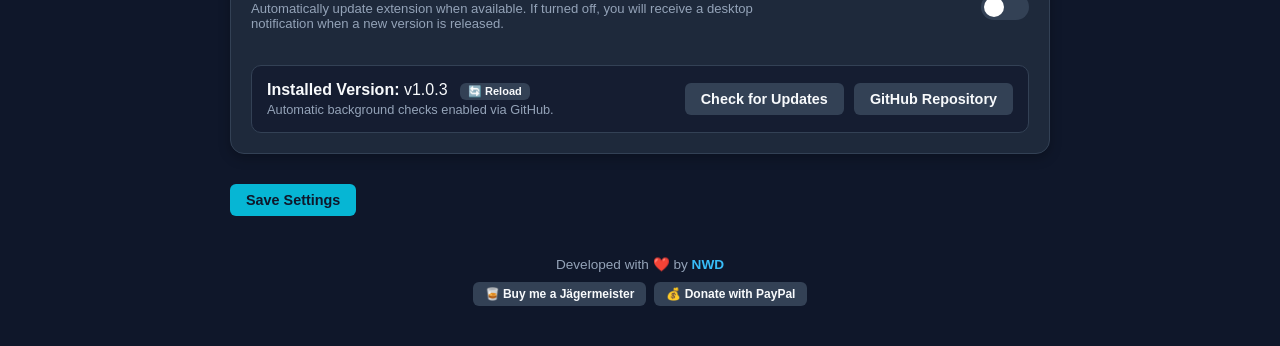
<file: options/options.html>
<!DOCTYPE html>
<html lang="en">
<head>
  <meta charset="UTF-8">
  <title>HaniShot Settings & Options</title>
  <link rel="stylesheet" href="options.css">
</head>
<body>
  <div class="container">
    <header class="page-header">
      <div class="brand">
        <img src="../icons/icon-48.png" alt="HaniShot Logo" class="brand-logo">
        <div class="brand-text">
          <h1>HaniShot Options</h1>
          <p>Configure screen recording, video auto-split, and screenshot preferences</p>
        </div>
      </div>
      <div class="header-badges">
        <span class="badge badge-unlimited">Unlimited Recording</span>
        <span class="badge badge-local">100% Local Storage</span>
      </div>
    </header>

    <main class="content">
      <!-- Section: Video Splitting / Cutting -->
      <section class="card highlight-card">
        <div class="card-header">
          <div class="icon-title">
            <span class="card-icon">✂️</span>
            <div>
              <h2>Automatic Video Splitting (Chunking)</h2>
              <p class="section-desc">Split long recordings automatically into playable segments to safeguard against browser memory limits.</p>
            </div>
          </div>
        </div>
        <div class="card-body">
          <div class="form-group toggle-group">
            <div>
              <label for="enableSplit" class="form-label">Enable Auto-Split Video</label>
              <div class="form-subtext">When enabled, videos will be seamlessly cut into distinct numbered files while continuing to record.</div>
            </div>
            <label class="switch">
              <input type="checkbox" id="enableSplit" checked>
              <span class="slider round"></span>
            </label>
          </div>

          <div class="form-group" id="splitLengthContainer">
            <label for="splitDurationMinutes" class="form-label">Video Split Length (Minutes)</label>
            <div class="split-input-wrapper">
              <input type="number" id="splitDurationMinutes" min="1" max="360" value="30" class="styled-input">
              <span class="input-unit">minutes (Default: 30)</span>
            </div>
            <div class="preset-buttons">
              <button type="button" class="preset-btn" data-minutes="10">10 min</button>
              <button type="button" class="preset-btn" data-minutes="15">15 min</button>
              <button type="button" class="preset-btn active" data-minutes="30">30 min (Default)</button>
              <button type="button" class="preset-btn" data-minutes="45">45 min</button>
              <button type="button" class="preset-btn" data-minutes="60">60 min</button>
            </div>
            <p class="field-hint">Example: With a 30 min split, a 75 min recording will generate Part 1 (30m), Part 2 (30m), and Part 3 (15m).</p>
          </div>
        </div>
      </section>

      <!-- Section: Video Recording Preferences -->
      <section class="card">
        <div class="card-header">
          <div class="icon-title">
            <span class="card-icon">🎥</span>
            <div>
              <h2>Video Quality & Encoding</h2>
              <p class="section-desc">Tune your recording resolution and frame rate.</p>
            </div>
          </div>
        </div>
        <div class="card-body">
          <div class="form-row">
            <div class="form-col">
              <label for="videoResolution" class="form-label">Default Resolution</label>
              <select id="videoResolution" class="styled-select">
                <option value="native">Native / Display Max (Up to 4K)</option>
                <option value="1080p" selected>Full HD (1080p)</option>
                <option value="720p">HD (720p)</option>
              </select>
            </div>
            <div class="form-col">
              <label for="videoFps" class="form-label">Frame Rate (FPS)</label>
              <select id="videoFps" class="styled-select">
                <option value="30" selected>30 FPS (Recommended)</option>
                <option value="60">60 FPS (Ultra Smooth)</option>
              </select>
            </div>
          </div>

          <div class="form-row">
            <div class="form-col">
              <label for="videoFormat" class="form-label">Container Format</label>
              <select id="videoFormat" class="styled-select">
                <option value="webm" selected>WebM (VP9/Opus - Best Web & Local Performance)</option>
                <option value="mp4">MP4 (Where supported by browser encoder)</option>
              </select>
            </div>
            <div class="form-col">
              <label for="countdownSeconds" class="form-label">Start Countdown Timer</label>
              <select id="countdownSeconds" class="styled-select">
                <option value="0">No Countdown</option>
                <option value="3" selected>3 Seconds</option>
                <option value="5">5 Seconds</option>
                <option value="10">10 Seconds</option>
              </select>
            </div>
          </div>
        </div>
      </section>

      <!-- Section: Audio Preferences -->
      <section class="card">
        <div class="card-header">
          <div class="icon-title">
            <span class="card-icon">🎙️</span>
            <div>
              <h2>Audio Settings</h2>
              <p class="section-desc">Configure default microphone and system audio capture behavior.</p>
            </div>
          </div>
        </div>
        <div class="card-body">
          <div class="form-group toggle-group">
            <div>
              <label for="defaultMic" class="form-label">Enable Microphone by Default</label>
              <div class="form-subtext">Record commentary with your selected audio input.</div>
            </div>
            <label class="switch">
              <input type="checkbox" id="defaultMic" checked>
              <span class="slider round"></span>
            </label>
          </div>

          <div class="form-group toggle-group">
            <div>
              <label for="defaultSystemAudio" class="form-label">Enable System / Tab Audio by Default</label>
              <div class="form-subtext">Capture computer sounds, YouTube audio, meetings, and games.</div>
            </div>
            <label class="switch">
              <input type="checkbox" id="defaultSystemAudio" checked>
              <span class="slider round"></span>
            </label>
          </div>

          <div class="form-group toggle-group" style="margin-top: 14px; padding-top: 14px; border-top: 1px solid #2d3748;">
            <div>
              <label class="form-label">Microphone Browser Permission</label>
              <div class="form-subtext" id="micPermStatusText">Checking browser permission...</div>
            </div>
            <button type="button" id="grantMicOptionBtn" class="btn btn-secondary" style="font-size: 12px; padding: 6px 14px; min-width: 140px;">🎙️ Grant Permission</button>
          </div>
        </div>
      </section>

      <!-- Section: Screenshot Preferences -->
      <section class="card">
        <div class="card-header">
          <div class="icon-title">
            <span class="card-icon">📸</span>
            <div>
              <h2>Screenshot Settings</h2>
              <p class="section-desc">Configure image capture format and behavior.</p>
            </div>
          </div>
        </div>
        <div class="card-body">
          <div class="form-row">
            <div class="form-col">
              <label for="screenshotFormat" class="form-label">Image Format</label>
              <select id="screenshotFormat" class="styled-select">
                <option value="png" selected>PNG (Lossless, crystal clear)</option>
                <option value="jpeg">JPEG (Compressed, smaller size)</option>
              </select>
            </div>
            <div class="form-col">
              <label for="autoOpenEditor" class="form-label">After Capturing</label>
              <select id="autoOpenEditor" class="styled-select">
                <option value="editor" selected>Open in HaniShot Annotation Editor</option>
                <option value="download">Download immediately to disk</option>
                <option value="both">Both (Save & Open Editor)</option>
              </select>
            </div>
          </div>
        </div>
      </section>

      <!-- Section: Storage & Downloads -->
      <section class="card">
        <div class="card-header">
          <div class="icon-title">
            <span class="card-icon">💾</span>
            <div>
              <h2>Local Storage & Privacy</h2>
              <p class="section-desc">HaniShot never transmits your media to any cloud or remote server.</p>
            </div>
          </div>
        </div>
        <div class="card-body">
          <div class="form-group toggle-group">
            <div>
              <label for="autoDownloadVideo" class="form-label">Auto-Download Files on Completion</label>
              <div class="form-subtext">Automatically trigger a browser download for every recorded video chunk or screenshot.</div>
            </div>
            <label class="switch">
              <input type="checkbox" id="autoDownloadVideo" checked>
              <span class="slider round"></span>
            </label>
          </div>

          <div class="storage-info-box">
            <div class="storage-stats">
              <div><strong>IndexedDB Storage Used:</strong> <span id="storageUsed">Calculating...</span></div>
              <div class="sub-stats">Unlimited local quota granted via Chrome storage permissions.</div>
            </div>
            <div class="storage-actions">
              <a href="../gallery/gallery.html" class="btn btn-secondary">Open Local Gallery</a>
              <button type="button" id="clearAllStorageBtn" class="btn btn-danger">Clear Local Cache</button>
            </div>
          </div>
        </div>
      </section>

      <!-- Section: Updates & GitHub -->
      <section class="card">
        <div class="card-header">
          <div class="icon-title">
            <span class="card-icon">🚀</span>
            <div>
              <h2>Updates & Version</h2>
              <p class="section-desc">Keep HaniShot up to date with new features and improvements.</p>
            </div>
          </div>
        </div>
        <div class="card-body">
          <div class="form-group toggle-group" style="margin-bottom: 16px;">
            <div>
              <label for="autoUpdateEnabled" class="form-label">Auto-Update Extension</label>
              <div class="form-subtext">Automatically update extension when available. If turned off, you will receive a desktop notification when a new version is released.</div>
            </div>
            <label class="switch">
              <input type="checkbox" id="autoUpdateEnabled">
              <span class="slider round"></span>
            </label>
          </div>

          <div class="storage-info-box">
            <div class="storage-stats">
              <div><strong>Installed Version:</strong> <span id="currentVersionDisplay">v1.0.3</span> <button type="button" id="reloadExtensionBtn" class="btn btn-secondary" style="font-size: 11px; padding: 2px 8px; margin-left: 8px;" title="Reload extension from disk">🔄 Reload</button></div>
              <div class="sub-stats" id="updateStatusText">Automatic background checks enabled via GitHub.</div>
            </div>
            <div class="storage-actions">
              <button type="button" id="checkUpdateBtn" class="btn btn-secondary">Check for Updates</button>
              <a href="https://github.com/novosadskigari/HaniShot" target="_blank" rel="noopener noreferrer" class="btn btn-secondary">GitHub Repository</a>
            </div>
          </div>
          <div id="updateAlertBox" class="update-alert-box" style="display: none;">
            <div class="alert-icon">✨</div>
            <div class="alert-content">
              <strong id="alertTitle">New Version Available!</strong>
              <p id="alertBody">Update via <code>git pull</code> in your cloned folder, then reload the extension in <code>chrome://extensions</code>.</p>
            </div>
            <a id="alertLink" href="https://github.com/novosadskigari/HaniShot/releases" target="_blank" class="btn btn-primary">View Release</a>
          </div>
        </div>
      </section>

      <div class="save-bar">
        <button type="button" id="saveBtn" class="btn btn-primary">Save Settings</button>
        <span id="saveStatus" class="save-status"></span>
      </div>

      <footer class="options-footer">
        <p>Developed with ❤️ by <a href="https://github.com/novosadskigari/HaniShot" target="_blank" rel="noopener noreferrer" class="nwd-link">NWD</a></p>
        <div class="donate-row" style="margin-top: 10px; display: flex; justify-content: center; gap: 8px;">
          <a href="https://coff.ee/damirbodor" target="_blank" rel="noopener noreferrer" class="btn btn-secondary" style="font-size: 12px; padding: 5px 12px; text-decoration: none;">🥃 Buy me a Jägermeister</a>
          <a href="http://paypal.me/damirnwd" target="_blank" rel="noopener noreferrer" class="btn btn-secondary" style="font-size: 12px; padding: 5px 12px; text-decoration: none;">💰 Donate with PayPal</a>
        </div>
      </footer>
    </main>
  </div>

  <script type="module" src="options.js"></script>
</body>
</html>
</file>
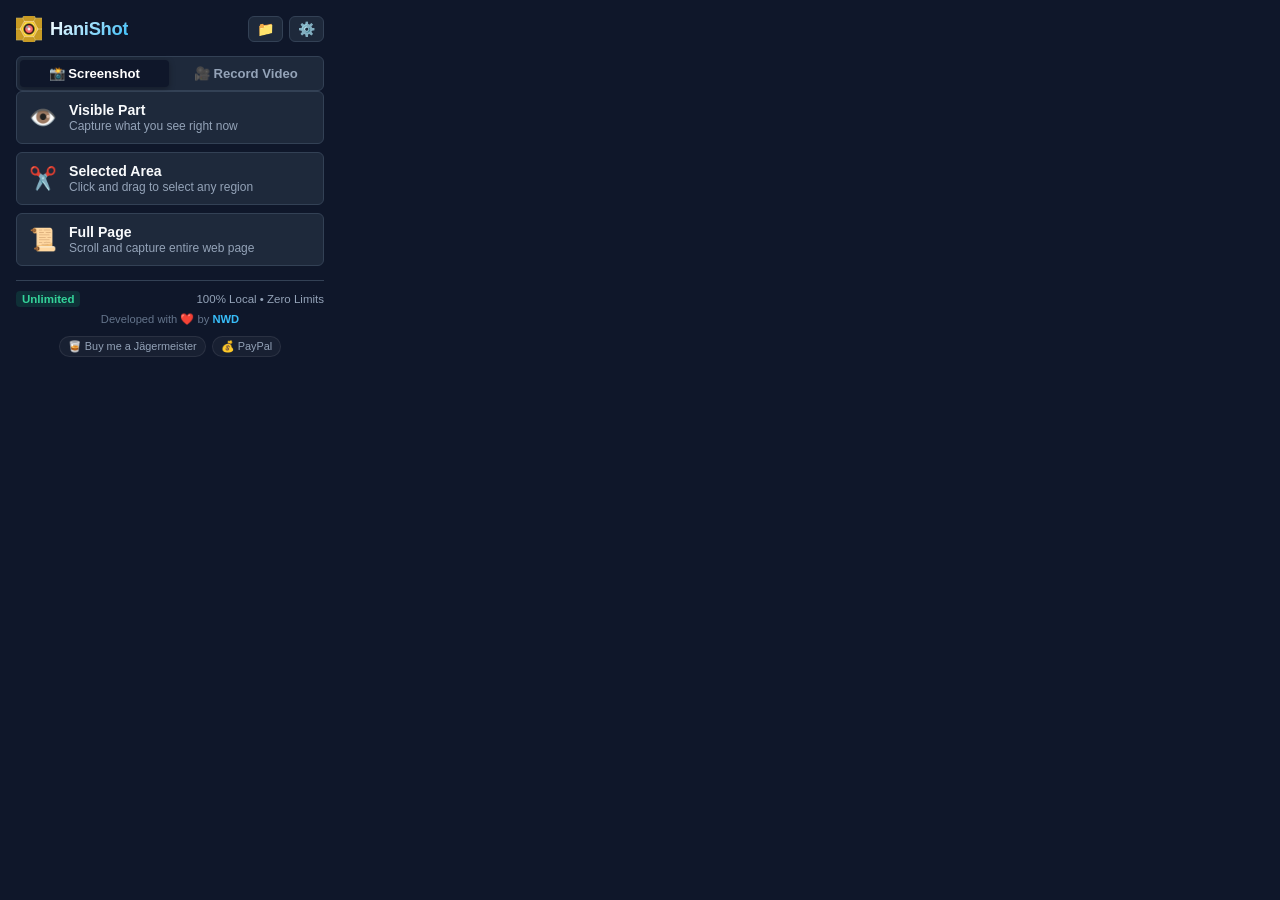
<file: popup/popup.html>
<!DOCTYPE html>
<html lang="en">
<head>
  <meta charset="UTF-8">
  <title>HaniShot</title>
  <link rel="stylesheet" href="popup.css">
</head>
<body>
  <div class="popup-container">
    <!-- Top Brand Header -->
    <header class="header">
      <div class="brand">
        <img src="../icons/icon-32.png" alt="HaniShot Logo" class="logo">
        <span class="brand-name">HaniShot</span>
      </div>
      <div class="header-links">
        <a href="../gallery/gallery.html" target="_blank" class="nav-icon-btn" title="Open Local Gallery">📁</a>
        <a href="../options/options.html" target="_blank" class="nav-icon-btn" title="Open Settings">⚙️</a>
      </div>
    </header>

    <!-- Update Notification Banner (Hidden unless update is available) -->
    <div id="updateBanner" class="update-banner" style="display: none;">
      <div class="update-banner-content">
        <span class="update-icon">🚀</span>
        <div class="update-text">
          <strong id="updateVersionTitle">Update Available!</strong>
          <span id="updateDesc">Run <code>git pull</code> to update.</span>
        </div>
      </div>
      <a href="https://github.com/novosadskigari/HaniShot" target="_blank" class="update-link-btn">View</a>
    </div>

    <!-- Normal View (When not recording) -->
    <div id="idleView">
      <!-- Nav Tabs -->
      <nav class="nav-tabs">
        <button type="button" class="tab-btn active" id="tabBtnCapture">📸 Screenshot</button>
        <button type="button" class="tab-btn" id="tabBtnRecord">🎥 Record Video</button>
      </nav>

      <!-- Panel: Screenshot -->
      <section class="panel active" id="panelCapture">
        <div class="capture-actions">
          <button type="button" class="capture-card-btn" id="btnCaptureVisible">
            <span class="c-icon">👁️</span>
            <div class="c-info">
              <strong>Visible Part</strong>
              <span>Capture what you see right now</span>
            </div>
          </button>

          <button type="button" class="capture-card-btn" id="btnCaptureArea">
            <span class="c-icon">✂️</span>
            <div class="c-info">
              <strong>Selected Area</strong>
              <span>Click and drag to select any region</span>
            </div>
          </button>

          <button type="button" class="capture-card-btn" id="btnCaptureFull">
            <span class="c-icon">📜</span>
            <div class="c-info">
              <strong>Full Page</strong>
              <span>Scroll and capture entire web page</span>
            </div>
          </button>
        </div>
      </section>

      <!-- Panel: Record Video -->
      <section class="panel" id="panelRecord">
        <div class="record-type-grid">
          <label class="type-card active">
            <input type="radio" name="recordType" value="desktop" checked>
            <span class="type-icon">🖥️</span>
            <span class="type-label">Screen</span>
          </label>
          <label class="type-card">
            <input type="radio" name="recordType" value="tab">
            <span class="type-icon">📑</span>
            <span class="type-label">Tab</span>
          </label>
          <label class="type-card">
            <input type="radio" name="recordType" value="camera">
            <span class="type-icon">📷</span>
            <span class="type-label">Camera</span>
          </label>
        </div>

        <!-- Audio Sources -->
        <div class="audio-toggles">
          <div class="toggle-row">
            <div class="toggle-left">
              <span class="icon">🎙️</span>
              <span>Microphone</span>
            </div>
            <label class="switch">
              <input type="checkbox" id="micToggle" checked>
              <span class="slider round"></span>
            </label>
          </div>

          <div class="toggle-row" id="sysAudioRow">
            <div class="toggle-left">
              <span class="icon">🔊</span>
              <span>System / Tab Audio</span>
            </div>
            <label class="switch">
              <input type="checkbox" id="sysAudioToggle" checked>
              <span class="slider round"></span>
            </label>
          </div>
        </div>

        <!-- Split Duration Notice -->
        <div class="split-info-pill">
          <div class="split-pill-text">
            <span>✂️ Auto-Split: <strong id="splitDurationDisplay">30 min</strong></span>
          </div>
          <a href="../options/options.html" target="_blank" class="split-edit-link">Edit</a>
        </div>

        <!-- Countdown Selector -->
        <div class="quick-row">
          <span class="quick-label">Countdown:</span>
          <select id="quickCountdown" class="quick-select">
            <option value="0">Off</option>
            <option value="3" selected>3s</option>
            <option value="5">5s</option>
            <option value="10">10s</option>
          </select>
        </div>

        <button type="button" id="startRecordBtn" class="btn btn-record">
          <span class="record-dot"></span>
          Start Recording
        </button>
      </section>
    </div>

    <!-- Active Recording View -->
    <div id="recordingView" style="display: none;">
      <div class="rec-active-box">
        <div class="rec-header">
          <div class="rec-pulsing-badge">
            <span class="pulse-indicator"></span>
            RECORDING
          </div>
          <span class="rec-part-badge" id="recPartDisplay">Part 1</span>
        </div>

        <div class="timer-box">
          <span id="recTimerDisplay">00:00</span>
        </div>

        <div class="rec-split-hint">
          Auto-cutting into segments of <span id="recSplitLengthText">30 min</span>
        </div>

        <div class="rec-controls">
          <button type="button" id="recPauseBtn" class="btn-ctrl" title="Pause / Resume">⏸️ Pause</button>
          <button type="button" id="recStopBtn" class="btn-ctrl btn-stop" title="Stop & Save">⏹ Stop & Save</button>
          <button type="button" id="recDiscardBtn" class="btn-ctrl btn-discard" title="Discard">✕</button>
        </div>
      </div>
    </div>

    <!-- Bottom Status Footer -->
    <footer class="footer">
      <div class="footer-top">
        <span class="footer-badge">Unlimited</span>
        <span class="footer-text">100% Local • Zero Limits</span>
      </div>
      <div class="footer-bottom">
        <span>Developed with ❤️ by <a href="https://github.com/novosadskigari/HaniShot" target="_blank" rel="noopener noreferrer" class="nwd-link">NWD</a></span>
      </div>
      <div class="donate-row">
        <a href="https://coff.ee/damirbodor" target="_blank" rel="noopener noreferrer" class="donate-btn donate-jager" title="Buy me a Jägermeister">🥃 Buy me a Jägermeister</a>
        <a href="http://paypal.me/damirnwd" target="_blank" rel="noopener noreferrer" class="donate-btn donate-paypal" title="Donate with PayPal">💰 PayPal</a>
      </div>
    </footer>
  </div>

  <script type="module" src="popup.js"></script>
</body>
</html>
</file>
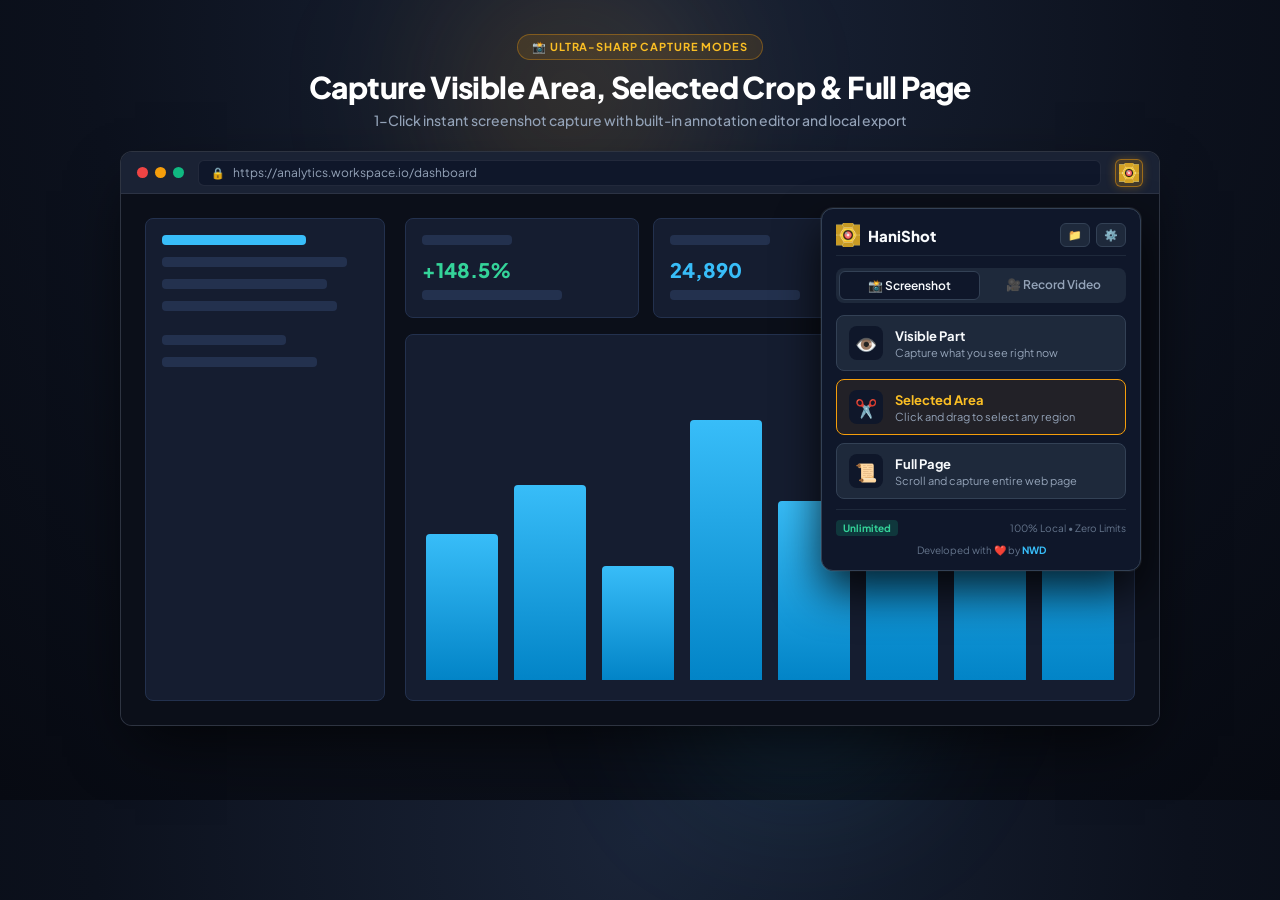
<file: store-assets/slide1.html>
<!DOCTYPE html>
<html>
<head>
<meta charset="UTF-8">
<style>
@import url('https://fonts.googleapis.com/css2?family=Plus+Jakarta+Sans:wght@400;500;600;700;800&display=swap');
* { box-sizing: border-box; margin: 0; padding: 0; }
body {
  width: 1280px;
  height: 800px;
  overflow: hidden;
  font-family: 'Plus Jakarta Sans', -apple-system, sans-serif;
  background: radial-gradient(circle at 50% 5%, #1a2438 0%, #0c111d 55%, #070a12 100%);
  color: #f8fafc;
  display: flex;
  flex-direction: column;
  align-items: center;
  padding: 34px 40px;
  position: relative;
}
.glow-1 {
  position: absolute;
  top: -80px; left: 25%;
  width: 500px; height: 350px;
  background: radial-gradient(circle, rgba(245, 158, 11, 0.16) 0%, rgba(245, 158, 11, 0) 70%);
  filter: blur(60px);
}
.glow-2 {
  position: absolute;
  bottom: -40px; right: 20%;
  width: 450px; height: 300px;
  background: radial-gradient(circle, rgba(56, 189, 248, 0.14) 0%, rgba(56, 189, 248, 0) 70%);
  filter: blur(60px);
}
.header-banner {
  text-align: center;
  margin-bottom: 22px;
  z-index: 2;
}
.badge {
  display: inline-flex;
  align-items: center;
  gap: 6px;
  padding: 5px 14px;
  background: rgba(245, 158, 11, 0.12);
  border: 1px solid rgba(245, 158, 11, 0.35);
  border-radius: 999px;
  color: #fbbf24;
  font-size: 11px;
  font-weight: 700;
  letter-spacing: 0.08em;
  text-transform: uppercase;
  margin-bottom: 8px;
}
.header-banner h1 {
  font-size: 30px;
  font-weight: 800;
  color: #ffffff;
  letter-spacing: -0.02em;
  margin-bottom: 5px;
}
.header-banner p {
  font-size: 14px;
  color: #94a3b8;
  font-weight: 500;
}
.browser-window {
  width: 1040px;
  height: 575px;
  background: #111827;
  border-radius: 12px;
  border: 1px solid rgba(255, 255, 255, 0.12);
  box-shadow: 0 25px 60px -15px rgba(0, 0, 0, 0.75);
  display: flex;
  flex-direction: column;
  overflow: hidden;
  position: relative;
  z-index: 2;
}
.browser-header {
  height: 42px;
  background: #1a2234;
  border-bottom: 1px solid rgba(255, 255, 255, 0.08);
  display: flex;
  align-items: center;
  padding: 0 16px;
  gap: 14px;
}
.traffic-lights { display: flex; gap: 7px; }
.dot { width: 11px; height: 11px; border-radius: 50%; }
.dot.red { background: #ef4444; }
.dot.yellow { background: #f59e0b; }
.dot.green { background: #10b981; }
.url-bar {
  flex: 1;
  height: 26px;
  background: #0f172a;
  border-radius: 6px;
  border: 1px solid rgba(255, 255, 255, 0.08);
  display: flex;
  align-items: center;
  padding: 0 12px;
  gap: 8px;
  color: #94a3b8;
  font-size: 12px;
}
.url-bar .lock { color: #10b981; font-size: 11px; }
.browser-actions { display: flex; align-items: center; gap: 8px; }
.ext-btn {
  display: flex;
  align-items: center;
  justify-content: center;
  width: 28px;
  height: 28px;
  border-radius: 6px;
  background: rgba(245, 158, 11, 0.2);
  border: 1px solid rgba(245, 158, 11, 0.5);
  box-shadow: 0 0 10px rgba(245, 158, 11, 0.3);
}
.ext-btn img { width: 20px; height: 20px; }
.browser-content {
  flex: 1;
  background: #0b0f19;
  padding: 24px;
  display: grid;
  grid-template-columns: 240px 1fr;
  gap: 20px;
  position: relative;
}
.mock-sidebar {
  background: #151d30;
  border: 1px solid #23314e;
  border-radius: 8px;
  padding: 16px;
}
.mock-bar { height: 10px; background: #23314e; border-radius: 4px; margin-bottom: 12px; }
.mock-main {
  display: flex;
  flex-direction: column;
  gap: 16px;
}
.mock-cards {
  display: grid;
  grid-template-columns: repeat(3, 1fr);
  gap: 14px;
}
.mock-card {
  background: #151d30;
  border: 1px solid #23314e;
  border-radius: 8px;
  padding: 16px;
  height: 100px;
}
.mock-chart {
  background: #151d30;
  border: 1px solid #23314e;
  border-radius: 8px;
  flex: 1;
  padding: 20px;
  display: flex;
  align-items: flex-end;
  gap: 16px;
}
.chart-bar {
  flex: 1;
  background: linear-gradient(180deg, #38bdf8, #0284c7);
  border-radius: 4px 4px 0 0;
}
.hanishot-popup {
  position: absolute;
  top: 14px;
  right: 18px;
  width: 320px;
  background: #0f172a;
  border: 1px solid #334155;
  border-radius: 12px;
  box-shadow: 0 20px 45px rgba(0, 0, 0, 0.8), 0 0 0 1px rgba(255, 255, 255, 0.08);
  padding: 14px;
  z-index: 10;
}
.popup-head {
  display: flex;
  align-items: center;
  justify-content: space-between;
  margin-bottom: 12px;
  padding-bottom: 8px;
  border-bottom: 1px solid #1e293b;
}
.brand { display: flex; align-items: center; gap: 8px; }
.brand img { width: 24px; height: 24px; }
.brand span { font-weight: 800; font-size: 15px; color: #f8fafc; }
.head-icons { display: flex; gap: 6px; }
.icon-btn {
  background: #1e293b;
  border: 1px solid #334155;
  color: #94a3b8;
  border-radius: 6px;
  padding: 4px 7px;
  font-size: 11px;
}
.tab-nav {
  display: flex;
  background: #1e293b;
  border-radius: 8px;
  padding: 3px;
  margin-bottom: 12px;
  gap: 4px;
}
.tab-item {
  flex: 1;
  text-align: center;
  padding: 6px 0;
  font-size: 12px;
  font-weight: 600;
  color: #94a3b8;
  border-radius: 6px;
}
.tab-item.active {
  background: #0f172a;
  color: #f8fafc;
  border: 1px solid #334155;
}
.action-card {
  display: flex;
  align-items: center;
  gap: 12px;
  background: #1e293b;
  border: 1px solid #334155;
  border-radius: 8px;
  padding: 10px 12px;
  margin-bottom: 8px;
}
.action-card.highlight {
  border-color: #f59e0b;
  background: rgba(245, 158, 11, 0.08);
}
.action-icon {
  font-size: 18px;
  background: #0f172a;
  border-radius: 8px;
  width: 34px;
  height: 34px;
  display: flex;
  align-items: center;
  justify-content: center;
}
.action-info h4 { font-size: 13px; font-weight: 700; color: #f8fafc; margin-bottom: 2px; }
.action-info p { font-size: 11px; color: #94a3b8; }
.popup-footer {
  margin-top: 10px;
  padding-top: 10px;
  border-top: 1px solid #1e293b;
}
.badge-row {
  display: flex;
  align-items: center;
  justify-content: space-between;
  margin-bottom: 8px;
}
.pill-green {
  background: rgba(16, 185, 129, 0.2);
  color: #34d399;
  font-size: 10px;
  font-weight: 700;
  padding: 2px 7px;
  border-radius: 4px;
}
.footer-stats { font-size: 10px; color: #64748b; }
.credits { font-size: 10px; color: #64748b; text-align: center; }
</style>
</head>
<body>
<div class="glow-1"></div>
<div class="glow-2"></div>
<div class="header-banner">
  <div class="badge">📸 Ultra-Sharp Capture Modes</div>
  <h1>Capture Visible Area, Selected Crop & Full Page</h1>
  <p>1-Click instant screenshot capture with built-in annotation editor and local export</p>
</div>

<div class="browser-window">
  <div class="browser-header">
    <div class="traffic-lights">
      <div class="dot red"></div>
      <div class="dot yellow"></div>
      <div class="dot green"></div>
    </div>
    <div class="url-bar">
      <span class="lock">🔒</span>
      <span>https://analytics.workspace.io/dashboard</span>
    </div>
    <div class="browser-actions">
      <div class="ext-btn">
        <img src="[data-uri]" alt="HaniShot">
      </div>
    </div>
  </div>

  <div class="browser-content">
    <div class="mock-sidebar">
      <div class="mock-bar" style="width: 70%; background: #38bdf8;"></div>
      <div class="mock-bar" style="width: 90%;"></div>
      <div class="mock-bar" style="width: 80%;"></div>
      <div class="mock-bar" style="width: 85%;"></div>
      <div class="mock-bar" style="width: 60%; margin-top: 24px;"></div>
      <div class="mock-bar" style="width: 75%;"></div>
    </div>
    <div class="mock-main">
      <div class="mock-cards">
        <div class="mock-card">
          <div class="mock-bar" style="width: 45%;"></div>
          <div style="font-size: 20px; font-weight: 800; color: #34d399; margin: 8px 0;">+148.5%</div>
          <div class="mock-bar" style="width: 70%;"></div>
        </div>
        <div class="mock-card">
          <div class="mock-bar" style="width: 50%;"></div>
          <div style="font-size: 20px; font-weight: 800; color: #38bdf8; margin: 8px 0;">24,890</div>
          <div class="mock-bar" style="width: 65%;"></div>
        </div>
        <div class="mock-card">
          <div class="mock-bar" style="width: 40%;"></div>
          <div style="font-size: 20px; font-weight: 800; color: #fbbf24; margin: 8px 0;">99.98%</div>
          <div class="mock-bar" style="width: 80%;"></div>
        </div>
      </div>
      <div class="mock-chart">
        <div class="chart-bar" style="height: 45%;"></div>
        <div class="chart-bar" style="height: 60%;"></div>
        <div class="chart-bar" style="height: 35%;"></div>
        <div class="chart-bar" style="height: 80%;"></div>
        <div class="chart-bar" style="height: 55%;"></div>
        <div class="chart-bar" style="height: 90%;"></div>
        <div class="chart-bar" style="height: 70%;"></div>
        <div class="chart-bar" style="height: 85%;"></div>
      </div>
    </div>

    <!-- HaniShot Popup -->
    <div class="hanishot-popup">
      <div class="popup-head">
        <div class="brand">
          <img src="[data-uri]">
          <span>HaniShot</span>
        </div>
        <div class="head-icons">
          <span class="icon-btn">📁</span>
          <span class="icon-btn">⚙️</span>
        </div>
      </div>

      <div class="tab-nav">
        <div class="tab-item active">📸 Screenshot</div>
        <div class="tab-item">🎥 Record Video</div>
      </div>

      <div class="action-card">
        <div class="action-icon">👁️</div>
        <div class="action-info">
          <h4>Visible Part</h4>
          <p>Capture what you see right now</p>
        </div>
      </div>

      <div class="action-card highlight">
        <div class="action-icon">✂️</div>
        <div class="action-info">
          <h4 style="color: #fbbf24;">Selected Area</h4>
          <p>Click and drag to select any region</p>
        </div>
      </div>

      <div class="action-card">
        <div class="action-icon">📜</div>
        <div class="action-info">
          <h4>Full Page</h4>
          <p>Scroll and capture entire web page</p>
        </div>
      </div>

      <div class="popup-footer">
        <div class="badge-row">
          <span class="pill-green">Unlimited</span>
          <span class="footer-stats">100% Local • Zero Limits</span>
        </div>
        <div class="credits">Developed with ❤️ by <strong style="color: #38bdf8;">NWD</strong></div>
      </div>
    </div>
  </div>
</div>
</body>
</html>
</file>
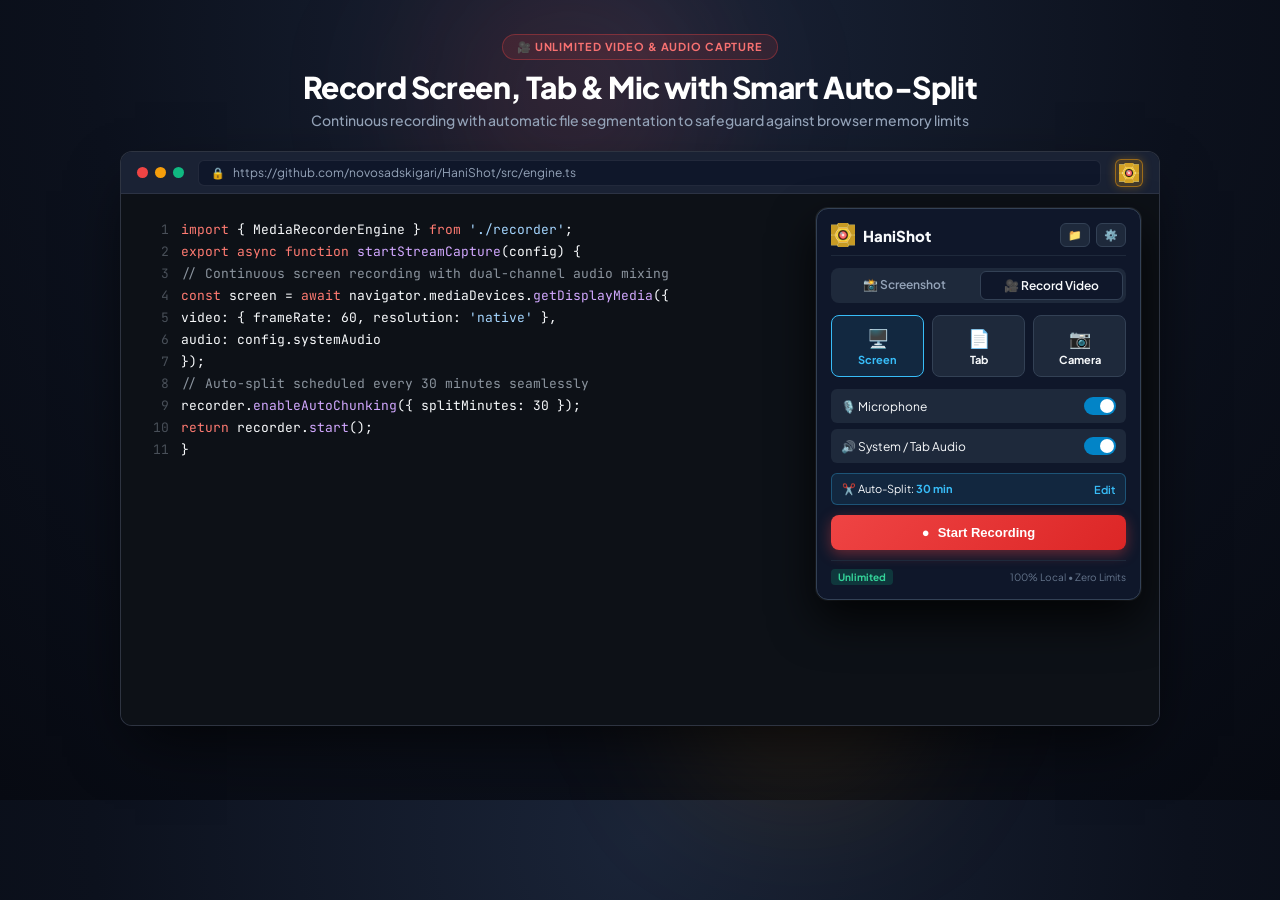
<file: store-assets/slide2.html>
<!DOCTYPE html>
<html>
<head>
<meta charset="UTF-8">
<style>
@import url('https://fonts.googleapis.com/css2?family=Plus+Jakarta+Sans:wght@400;500;600;700;800&family=JetBrains+Mono:wght@400;500&display=swap');
* { box-sizing: border-box; margin: 0; padding: 0; }
body {
  width: 1280px;
  height: 800px;
  overflow: hidden;
  font-family: 'Plus Jakarta Sans', -apple-system, sans-serif;
  background: radial-gradient(circle at 50% 5%, #1a2438 0%, #0c111d 55%, #070a12 100%);
  color: #f8fafc;
  display: flex;
  flex-direction: column;
  align-items: center;
  padding: 34px 40px;
  position: relative;
}
.glow-1 {
  position: absolute;
  top: -80px; left: 25%;
  width: 500px; height: 350px;
  background: radial-gradient(circle, rgba(239, 68, 68, 0.16) 0%, rgba(239, 68, 68, 0) 70%);
  filter: blur(60px);
}
.glow-2 {
  position: absolute;
  bottom: -40px; right: 20%;
  width: 450px; height: 300px;
  background: radial-gradient(circle, rgba(245, 158, 11, 0.14) 0%, rgba(245, 158, 11, 0) 70%);
  filter: blur(60px);
}
.header-banner {
  text-align: center;
  margin-bottom: 22px;
  z-index: 2;
}
.badge {
  display: inline-flex;
  align-items: center;
  gap: 6px;
  padding: 5px 14px;
  background: rgba(239, 68, 68, 0.12);
  border: 1px solid rgba(239, 68, 68, 0.35);
  border-radius: 999px;
  color: #f87171;
  font-size: 11px;
  font-weight: 700;
  letter-spacing: 0.08em;
  text-transform: uppercase;
  margin-bottom: 8px;
}
.header-banner h1 {
  font-size: 30px;
  font-weight: 800;
  color: #ffffff;
  letter-spacing: -0.02em;
  margin-bottom: 5px;
}
.header-banner p {
  font-size: 14px;
  color: #94a3b8;
  font-weight: 500;
}
.browser-window {
  width: 1040px;
  height: 575px;
  background: #111827;
  border-radius: 12px;
  border: 1px solid rgba(255, 255, 255, 0.12);
  box-shadow: 0 25px 60px -15px rgba(0, 0, 0, 0.75);
  display: flex;
  flex-direction: column;
  overflow: hidden;
  position: relative;
  z-index: 2;
}
.browser-header {
  height: 42px;
  background: #1a2234;
  border-bottom: 1px solid rgba(255, 255, 255, 0.08);
  display: flex;
  align-items: center;
  padding: 0 16px;
  gap: 14px;
}
.traffic-lights { display: flex; gap: 7px; }
.dot { width: 11px; height: 11px; border-radius: 50%; }
.dot.red { background: #ef4444; }
.dot.yellow { background: #f59e0b; }
.dot.green { background: #10b981; }
.url-bar {
  flex: 1;
  height: 26px;
  background: #0f172a;
  border-radius: 6px;
  border: 1px solid rgba(255, 255, 255, 0.08);
  display: flex;
  align-items: center;
  padding: 0 12px;
  gap: 8px;
  color: #94a3b8;
  font-size: 12px;
}
.url-bar .lock { color: #10b981; font-size: 11px; }
.browser-actions { display: flex; align-items: center; gap: 8px; }
.ext-btn {
  display: flex;
  align-items: center;
  justify-content: center;
  width: 28px;
  height: 28px;
  border-radius: 6px;
  background: rgba(245, 158, 11, 0.2);
  border: 1px solid rgba(245, 158, 11, 0.5);
  box-shadow: 0 0 10px rgba(245, 158, 11, 0.3);
}
.ext-btn img { width: 20px; height: 20px; }
.browser-content {
  flex: 1;
  background: #0d1117;
  padding: 24px;
  display: flex;
  flex-direction: column;
  font-family: 'JetBrains Mono', monospace;
  font-size: 13px;
  position: relative;
}
.code-line { height: 22px; display: flex; align-items: center; gap: 12px; }
.ln { color: #484f58; width: 24px; text-align: right; }
.k { color: #ff7b72; }
.f { color: #d2a8ff; }
.s { color: #a5d6ff; }
.c { color: #8b949e; }
.hanishot-popup {
  position: absolute;
  top: 14px;
  right: 18px;
  width: 325px;
  background: #0f172a;
  border: 1px solid #334155;
  border-radius: 12px;
  box-shadow: 0 20px 45px rgba(0, 0, 0, 0.8), 0 0 0 1px rgba(255, 255, 255, 0.08);
  padding: 14px;
  z-index: 10;
  font-family: 'Plus Jakarta Sans', sans-serif;
}
.popup-head {
  display: flex;
  align-items: center;
  justify-content: space-between;
  margin-bottom: 12px;
  padding-bottom: 8px;
  border-bottom: 1px solid #1e293b;
}
.brand { display: flex; align-items: center; gap: 8px; }
.brand img { width: 24px; height: 24px; }
.brand span { font-weight: 800; font-size: 15px; color: #f8fafc; }
.head-icons { display: flex; gap: 6px; }
.icon-btn {
  background: #1e293b;
  border: 1px solid #334155;
  color: #94a3b8;
  border-radius: 6px;
  padding: 4px 7px;
  font-size: 11px;
}
.tab-nav {
  display: flex;
  background: #1e293b;
  border-radius: 8px;
  padding: 3px;
  margin-bottom: 12px;
  gap: 4px;
}
.tab-item {
  flex: 1;
  text-align: center;
  padding: 6px 0;
  font-size: 12px;
  font-weight: 600;
  color: #94a3b8;
  border-radius: 6px;
}
.tab-item.active {
  background: #0f172a;
  color: #f8fafc;
  border: 1px solid #334155;
}
.type-grid {
  display: grid;
  grid-template-columns: repeat(3, 1fr);
  gap: 8px;
  margin-bottom: 12px;
}
.type-card {
  background: #1e293b;
  border: 1px solid #334155;
  border-radius: 8px;
  padding: 10px 4px;
  text-align: center;
}
.type-card.active {
  border-color: #38bdf8;
  background: rgba(56, 189, 248, 0.1);
  color: #38bdf8;
}
.type-icon { font-size: 18px; margin-bottom: 4px; }
.type-label { font-size: 11px; font-weight: 700; }
.toggle-row {
  display: flex;
  align-items: center;
  justify-content: space-between;
  padding: 8px 10px;
  background: #1e293b;
  border-radius: 6px;
  margin-bottom: 6px;
  font-size: 12px;
}
.switch-pill {
  width: 32px;
  height: 18px;
  background: #0284c7;
  border-radius: 999px;
  position: relative;
}
.switch-pill::after {
  content: '';
  position: absolute;
  top: 2px;
  right: 2px;
  width: 14px;
  height: 14px;
  background: white;
  border-radius: 50%;
}
.split-banner {
  display: flex;
  align-items: center;
  justify-content: space-between;
  padding: 8px 10px;
  background: rgba(56, 189, 248, 0.1);
  border: 1px solid rgba(56, 189, 248, 0.3);
  border-radius: 6px;
  margin: 10px 0;
  font-size: 11px;
}
.record-btn {
  width: 100%;
  background: linear-gradient(135deg, #ef4444, #dc2626);
  color: white;
  font-weight: 700;
  font-size: 13px;
  padding: 10px;
  border-radius: 8px;
  border: none;
  box-shadow: 0 4px 14px rgba(239, 68, 68, 0.4);
  display: flex;
  align-items: center;
  justify-content: center;
  gap: 8px;
  margin-top: 8px;
}
.popup-footer {
  margin-top: 10px;
  padding-top: 8px;
  border-top: 1px solid #1e293b;
}
.badge-row {
  display: flex;
  align-items: center;
  justify-content: space-between;
}
.pill-green {
  background: rgba(16, 185, 129, 0.2);
  color: #34d399;
  font-size: 10px;
  font-weight: 700;
  padding: 2px 7px;
  border-radius: 4px;
}
.footer-stats { font-size: 10px; color: #64748b; }
</style>
</head>
<body>
<div class="glow-1"></div>
<div class="glow-2"></div>
<div class="header-banner">
  <div class="badge">🎥 Unlimited Video & Audio Capture</div>
  <h1>Record Screen, Tab & Mic with Smart Auto-Split</h1>
  <p>Continuous recording with automatic file segmentation to safeguard against browser memory limits</p>
</div>

<div class="browser-window">
  <div class="browser-header">
    <div class="traffic-lights">
      <div class="dot red"></div>
      <div class="dot yellow"></div>
      <div class="dot green"></div>
    </div>
    <div class="url-bar">
      <span class="lock">🔒</span>
      <span>https://github.com/novosadskigari/HaniShot/src/engine.ts</span>
    </div>
    <div class="browser-actions">
      <div class="ext-btn">
        <img src="[data-uri]" alt="HaniShot">
      </div>
    </div>
  </div>

  <div class="browser-content">
    <div class="code-line"><span class="ln">1</span> <span><span class="k">import</span> { MediaRecorderEngine } <span class="k">from</span> <span class="s">'./recorder'</span>;</span></div>
    <div class="code-line"><span class="ln">2</span> <span><span class="k">export async function</span> <span class="f">startStreamCapture</span>(config) {</span></div>
    <div class="code-line"><span class="ln">3</span> <span>  <span class="c">// Continuous screen recording with dual-channel audio mixing</span></span></div>
    <div class="code-line"><span class="ln">4</span> <span>  <span class="k">const</span> screen = <span class="k">await</span> navigator.mediaDevices.<span class="f">getDisplayMedia</span>({</span></div>
    <div class="code-line"><span class="ln">5</span> <span>    video: { frameRate: 60, resolution: <span class="s">'native'</span> },</span></div>
    <div class="code-line"><span class="ln">6</span> <span>    audio: config.systemAudio</span></div>
    <div class="code-line"><span class="ln">7</span> <span>  });</span></div>
    <div class="code-line"><span class="ln">8</span> <span>  <span class="c">// Auto-split scheduled every 30 minutes seamlessly</span></span></div>
    <div class="code-line"><span class="ln">9</span> <span>  recorder.<span class="f">enableAutoChunking</span>({ splitMinutes: 30 });</span></div>
    <div class="code-line"><span class="ln">10</span> <span>  <span class="k">return</span> recorder.<span class="f">start</span>();</span></div>
    <div class="code-line"><span class="ln">11</span> <span>}</span></div>

    <!-- HaniShot Popup -->
    <div class="hanishot-popup">
      <div class="popup-head">
        <div class="brand">
          <img src="[data-uri]">
          <span>HaniShot</span>
        </div>
        <div class="head-icons">
          <span class="icon-btn">📁</span>
          <span class="icon-btn">⚙️</span>
        </div>
      </div>

      <div class="tab-nav">
        <div class="tab-item">📸 Screenshot</div>
        <div class="tab-item active">🎥 Record Video</div>
      </div>

      <div class="type-grid">
        <div class="type-card active">
          <div class="type-icon">🖥️</div>
          <div class="type-label">Screen</div>
        </div>
        <div class="type-card">
          <div class="type-icon">📄</div>
          <div class="type-label">Tab</div>
        </div>
        <div class="type-card">
          <div class="type-icon">📷</div>
          <div class="type-label">Camera</div>
        </div>
      </div>

      <div class="toggle-row">
        <span>🎙️ Microphone</span>
        <div class="switch-pill"></div>
      </div>

      <div class="toggle-row">
        <span>🔊 System / Tab Audio</span>
        <div class="switch-pill"></div>
      </div>

      <div class="split-banner">
        <span>✂️ Auto-Split: <strong style="color: #38bdf8;">30 min</strong></span>
        <span style="color: #38bdf8; font-weight: 600; cursor: pointer;">Edit</span>
      </div>

      <button class="record-btn">
        <span>●</span> Start Recording
      </button>

      <div class="popup-footer">
        <div class="badge-row">
          <span class="pill-green">Unlimited</span>
          <span class="footer-stats">100% Local • Zero Limits</span>
        </div>
      </div>
    </div>
  </div>
</div>
</body>
</html>
</file>
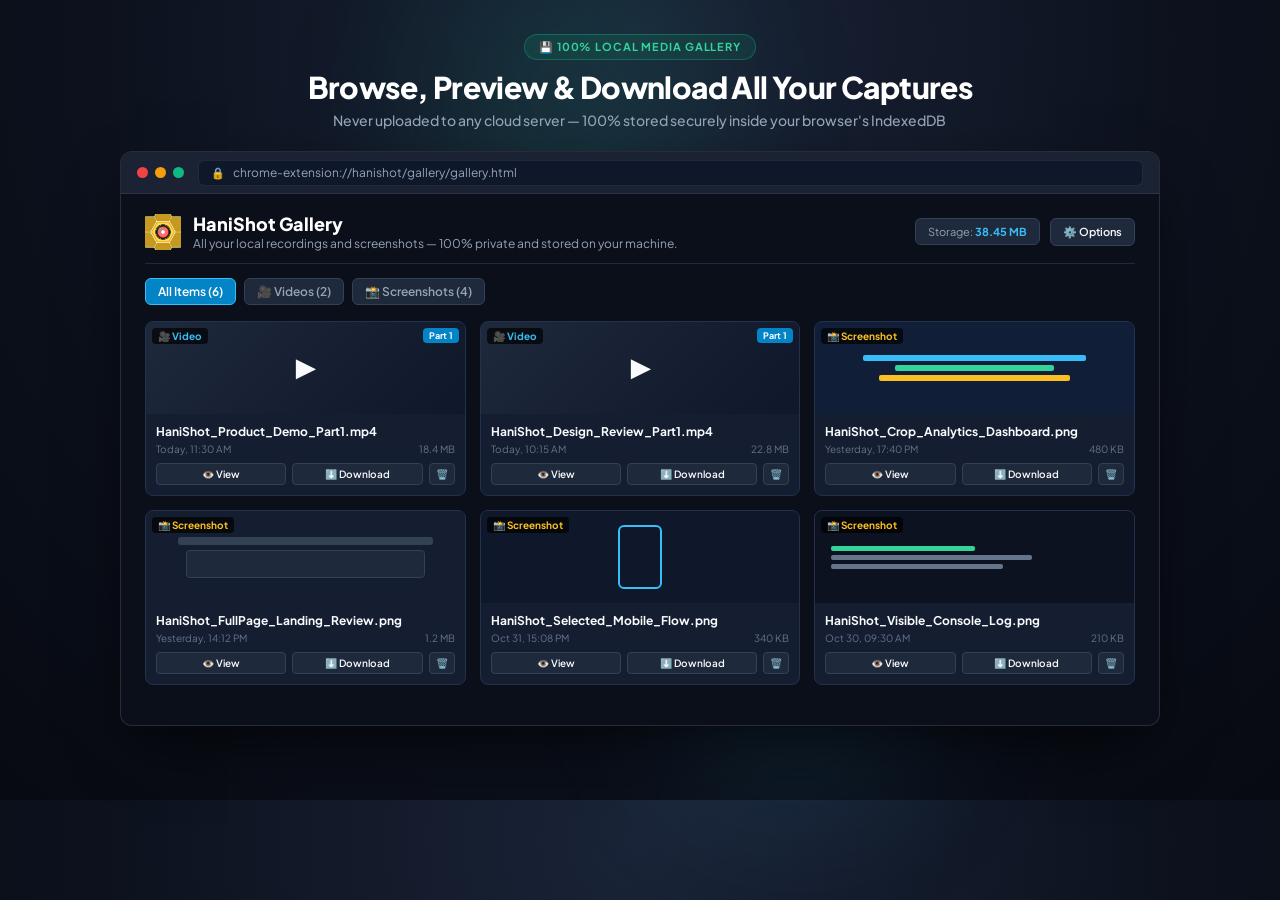
<file: store-assets/slide3.html>
<!DOCTYPE html>
<html>
<head>
<meta charset="UTF-8">
<style>
@import url('https://fonts.googleapis.com/css2?family=Plus+Jakarta+Sans:wght@400;500;600;700;800&family=JetBrains+Mono:wght@400;500&display=swap');
* { box-sizing: border-box; margin: 0; padding: 0; }
body {
  width: 1280px;
  height: 800px;
  overflow: hidden;
  font-family: 'Plus Jakarta Sans', -apple-system, sans-serif;
  background: radial-gradient(circle at 50% 5%, #1a2438 0%, #0c111d 55%, #070a12 100%);
  color: #f8fafc;
  display: flex;
  flex-direction: column;
  align-items: center;
  padding: 34px 40px;
  position: relative;
}
.glow-1 {
  position: absolute;
  top: -80px; left: 25%;
  width: 500px; height: 350px;
  background: radial-gradient(circle, rgba(16, 185, 129, 0.16) 0%, rgba(16, 185, 129, 0) 70%);
  filter: blur(60px);
}
.glow-2 {
  position: absolute;
  bottom: -40px; right: 20%;
  width: 450px; height: 300px;
  background: radial-gradient(circle, rgba(56, 189, 248, 0.14) 0%, rgba(56, 189, 248, 0) 70%);
  filter: blur(60px);
}
.header-banner {
  text-align: center;
  margin-bottom: 22px;
  z-index: 2;
}
.badge {
  display: inline-flex;
  align-items: center;
  gap: 6px;
  padding: 5px 14px;
  background: rgba(16, 185, 129, 0.12);
  border: 1px solid rgba(16, 185, 129, 0.35);
  border-radius: 999px;
  color: #34d399;
  font-size: 11px;
  font-weight: 700;
  letter-spacing: 0.08em;
  text-transform: uppercase;
  margin-bottom: 8px;
}
.header-banner h1 {
  font-size: 30px;
  font-weight: 800;
  color: #ffffff;
  letter-spacing: -0.02em;
  margin-bottom: 5px;
}
.header-banner p {
  font-size: 14px;
  color: #94a3b8;
  font-weight: 500;
}
.browser-window {
  width: 1040px;
  height: 575px;
  background: #0b0f19;
  border-radius: 12px;
  border: 1px solid rgba(255, 255, 255, 0.12);
  box-shadow: 0 25px 60px -15px rgba(0, 0, 0, 0.75);
  display: flex;
  flex-direction: column;
  overflow: hidden;
  position: relative;
  z-index: 2;
}
.browser-header {
  height: 42px;
  background: #1a2234;
  border-bottom: 1px solid rgba(255, 255, 255, 0.08);
  display: flex;
  align-items: center;
  padding: 0 16px;
  gap: 14px;
}
.traffic-lights { display: flex; gap: 7px; }
.dot { width: 11px; height: 11px; border-radius: 50%; }
.dot.red { background: #ef4444; }
.dot.yellow { background: #f59e0b; }
.dot.green { background: #10b981; }
.url-bar {
  flex: 1;
  height: 26px;
  background: #0f172a;
  border-radius: 6px;
  border: 1px solid rgba(255, 255, 255, 0.08);
  display: flex;
  align-items: center;
  padding: 0 12px;
  gap: 8px;
  color: #94a3b8;
  font-size: 12px;
}
.url-bar .lock { color: #10b981; font-size: 11px; }

/* Gallery Inner Layout */
.gallery-container {
  flex: 1;
  padding: 18px 24px;
  overflow: hidden;
  display: flex;
  flex-direction: column;
}
.gallery-top {
  display: flex;
  align-items: center;
  justify-content: space-between;
  margin-bottom: 14px;
  padding-bottom: 12px;
  border-bottom: 1px solid #1e293b;
}
.brand-group { display: flex; align-items: center; gap: 12px; }
.brand-group img { width: 36px; height: 36px; }
.brand-group h2 { font-size: 18px; font-weight: 800; color: #ffffff; }
.brand-group p { font-size: 12px; color: #94a3b8; margin-top: 1px; }
.top-actions { display: flex; align-items: center; gap: 10px; }
.storage-pill {
  background: #1e293b;
  border: 1px solid #334155;
  border-radius: 6px;
  padding: 6px 12px;
  font-size: 11px;
  color: #94a3b8;
}
.storage-pill strong { color: #38bdf8; }
.opt-btn {
  background: #1e293b;
  border: 1px solid #334155;
  border-radius: 6px;
  padding: 6px 12px;
  font-size: 11px;
  font-weight: 600;
  color: #f8fafc;
}
.filter-bar {
  display: flex;
  gap: 8px;
  margin-bottom: 16px;
}
.filter-btn {
  background: #1e293b;
  border: 1px solid #334155;
  border-radius: 6px;
  padding: 5px 12px;
  font-size: 12px;
  font-weight: 600;
  color: #94a3b8;
}
.filter-btn.active {
  background: #0284c7;
  border-color: #38bdf8;
  color: #ffffff;
}

/* Cards Grid */
.cards-grid {
  display: grid;
  grid-template-columns: repeat(3, 1fr);
  gap: 14px;
}
.media-card {
  background: #151d30;
  border: 1px solid #23314e;
  border-radius: 8px;
  overflow: hidden;
  display: flex;
  flex-direction: column;
}
.card-thumb {
  height: 92px;
  background: #0a0e17;
  position: relative;
  display: flex;
  align-items: center;
  justify-content: center;
  overflow: hidden;
}
.thumb-tag {
  position: absolute;
  top: 6px;
  left: 6px;
  font-size: 10px;
  font-weight: 700;
  padding: 2px 6px;
  border-radius: 4px;
  background: rgba(0, 0, 0, 0.7);
}
.tag-video { color: #38bdf8; }
.tag-shot { color: #fbbf24; }
.part-pill {
  position: absolute;
  top: 6px;
  right: 6px;
  font-size: 9px;
  font-weight: 700;
  padding: 2px 6px;
  border-radius: 4px;
  background: #0284c7;
  color: white;
}
.card-details {
  padding: 10px;
}
.card-title {
  font-size: 12px;
  font-weight: 700;
  color: #f8fafc;
  white-space: nowrap;
  overflow: hidden;
  text-overflow: ellipsis;
  margin-bottom: 4px;
}
.card-meta {
  font-size: 10px;
  color: #64748b;
  display: flex;
  justify-content: space-between;
  margin-bottom: 8px;
}
.card-buttons {
  display: flex;
  gap: 6px;
}
.c-btn {
  flex: 1;
  background: #1e293b;
  border: 1px solid #334155;
  border-radius: 4px;
  padding: 4px 0;
  font-size: 10px;
  font-weight: 600;
  color: #f8fafc;
  text-align: center;
}
.c-btn.del {
  flex: 0 0 26px;
  color: #ef4444;
}
</style>
</head>
<body>
<div class="glow-1"></div>
<div class="glow-2"></div>
<div class="header-banner">
  <div class="badge">💾 100% Local Media Gallery</div>
  <h1>Browse, Preview & Download All Your Captures</h1>
  <p>Never uploaded to any cloud server — 100% stored securely inside your browser's IndexedDB</p>
</div>

<div class="browser-window">
  <div class="browser-header">
    <div class="traffic-lights">
      <div class="dot red"></div>
      <div class="dot yellow"></div>
      <div class="dot green"></div>
    </div>
    <div class="url-bar">
      <span class="lock">🔒</span>
      <span>chrome-extension://hanishot/gallery/gallery.html</span>
    </div>
  </div>

  <div class="gallery-container">
    <div class="gallery-top">
      <div class="brand-group">
        <img src="[data-uri]">
        <div>
          <h2>HaniShot Gallery</h2>
          <p>All your local recordings and screenshots — 100% private and stored on your machine.</p>
        </div>
      </div>
      <div class="top-actions">
        <div class="storage-pill">Storage: <strong>38.45 MB</strong></div>
        <div class="opt-btn">⚙️ Options</div>
      </div>
    </div>

    <div class="filter-bar">
      <div class="filter-btn active">All Items (6)</div>
      <div class="filter-btn">🎥 Videos (2)</div>
      <div class="filter-btn">📸 Screenshots (4)</div>
    </div>

    <div class="cards-grid">
      <!-- Card 1 -->
      <div class="media-card">
        <div class="card-thumb" style="background: linear-gradient(135deg, #1e293b, #0f172a);">
          <span class="thumb-tag tag-video">🎥 Video</span>
          <span class="part-pill">Part 1</span>
          <div style="font-size: 26px;">▶️</div>
        </div>
        <div class="card-details">
          <div class="card-title">HaniShot_Product_Demo_Part1.mp4</div>
          <div class="card-meta"><span>Today, 11:30 AM</span><span>18.4 MB</span></div>
          <div class="card-buttons">
            <div class="c-btn">👁️ View</div>
            <div class="c-btn">⬇️ Download</div>
            <div class="c-btn del">🗑️</div>
          </div>
        </div>
      </div>

      <!-- Card 2 -->
      <div class="media-card">
        <div class="card-thumb" style="background: linear-gradient(135deg, #1e293b, #0f172a);">
          <span class="thumb-tag tag-video">🎥 Video</span>
          <span class="part-pill">Part 1</span>
          <div style="font-size: 26px;">▶️</div>
        </div>
        <div class="card-details">
          <div class="card-title">HaniShot_Design_Review_Part1.mp4</div>
          <div class="card-meta"><span>Today, 10:15 AM</span><span>22.8 MB</span></div>
          <div class="card-buttons">
            <div class="c-btn">👁️ View</div>
            <div class="c-btn">⬇️ Download</div>
            <div class="c-btn del">🗑️</div>
          </div>
        </div>
      </div>

      <!-- Card 3 -->
      <div class="media-card">
        <div class="card-thumb" style="background: #111e38; display: flex; flex-direction: column; align-items: center; justify-content: center; gap: 4px;">
          <span class="thumb-tag tag-shot">📸 Screenshot</span>
          <div style="width: 70%; height: 6px; background: #38bdf8; border-radius: 2px;"></div>
          <div style="width: 50%; height: 6px; background: #34d399; border-radius: 2px;"></div>
          <div style="width: 60%; height: 6px; background: #fbbf24; border-radius: 2px;"></div>
        </div>
        <div class="card-details">
          <div class="card-title">HaniShot_Crop_Analytics_Dashboard.png</div>
          <div class="card-meta"><span>Yesterday, 17:40 PM</span><span>480 KB</span></div>
          <div class="card-buttons">
            <div class="c-btn">👁️ View</div>
            <div class="c-btn">⬇️ Download</div>
            <div class="c-btn del">🗑️</div>
          </div>
        </div>
      </div>

      <!-- Card 4 -->
      <div class="media-card">
        <div class="card-thumb" style="background: #151d30; display: flex; flex-direction: column; align-items: center; justify-content: center; gap: 5px;">
          <span class="thumb-tag tag-shot">📸 Screenshot</span>
          <div style="width: 80%; height: 8px; background: #334155; border-radius: 3px;"></div>
          <div style="width: 75%; height: 28px; background: #1e293b; border-radius: 4px; border: 1px solid #334155;"></div>
        </div>
        <div class="card-details">
          <div class="card-title">HaniShot_FullPage_Landing_Review.png</div>
          <div class="card-meta"><span>Yesterday, 14:12 PM</span><span>1.2 MB</span></div>
          <div class="card-buttons">
            <div class="c-btn">👁️ View</div>
            <div class="c-btn">⬇️ Download</div>
            <div class="c-btn del">🗑️</div>
          </div>
        </div>
      </div>

      <!-- Card 5 -->
      <div class="media-card">
        <div class="card-thumb" style="background: #0f172a; display: flex; align-items: center; justify-content: center;">
          <span class="thumb-tag tag-shot">📸 Screenshot</span>
          <div style="width: 44px; height: 64px; border: 2px solid #38bdf8; border-radius: 6px;"></div>
        </div>
        <div class="card-details">
          <div class="card-title">HaniShot_Selected_Mobile_Flow.png</div>
          <div class="card-meta"><span>Oct 31, 15:08 PM</span><span>340 KB</span></div>
          <div class="card-buttons">
            <div class="c-btn">👁️ View</div>
            <div class="c-btn">⬇️ Download</div>
            <div class="c-btn del">🗑️</div>
          </div>
        </div>
      </div>

      <!-- Card 6 -->
      <div class="media-card">
        <div class="card-thumb" style="background: #0c1220; display: flex; flex-direction: column; align-items: flex-start; padding: 16px; gap: 4px;">
          <span class="thumb-tag tag-shot">📸 Screenshot</span>
          <div style="width: 50%; height: 5px; background: #34d399; border-radius: 2px;"></div>
          <div style="width: 70%; height: 5px; background: #64748b; border-radius: 2px;"></div>
          <div style="width: 60%; height: 5px; background: #64748b; border-radius: 2px;"></div>
        </div>
        <div class="card-details">
          <div class="card-title">HaniShot_Visible_Console_Log.png</div>
          <div class="card-meta"><span>Oct 30, 09:30 AM</span><span>210 KB</span></div>
          <div class="card-buttons">
            <div class="c-btn">👁️ View</div>
            <div class="c-btn">⬇️ Download</div>
            <div class="c-btn del">🗑️</div>
          </div>
        </div>
      </div>
    </div>
  </div>
</div>
</body>
</html>
</file>
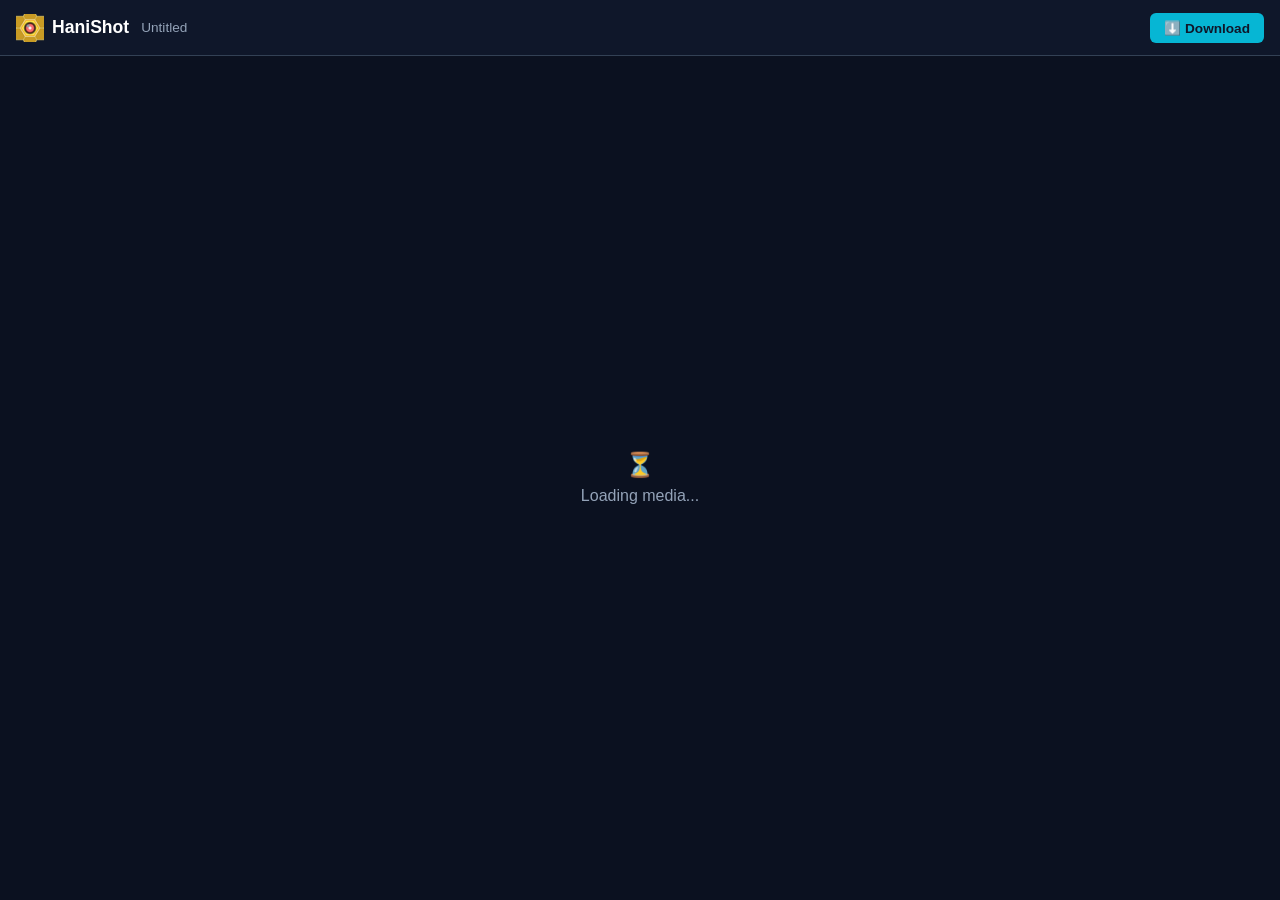
<file: viewer/viewer.html>
<!DOCTYPE html>
<html lang="en">
<head>
  <meta charset="UTF-8">
  <title>HaniShot Viewer & Editor</title>
  <link rel="stylesheet" href="viewer.css">
</head>
<body>
  <div class="app-layout">
    <!-- Top Bar -->
    <header class="topbar">
      <div class="topbar-left">
        <a href="../gallery/gallery.html" class="logo-link" title="Open HaniShot Gallery">
          <img src="../icons/icon-32.png" alt="HaniShot">
          <span class="logo-title">HaniShot</span>
        </a>
        <span class="file-name" id="fileNameDisplay">Untitled</span>
      </div>

      <!-- Screenshot Tools (Shown only for images) -->
      <div class="editor-toolbar" id="imageToolbar" style="display: none;">
        <div class="tool-group">
          <button type="button" class="tool-btn active" data-tool="select" title="Move / Select">✋</button>
          <button type="button" class="tool-btn" data-tool="rect" title="Rectangle">⬜</button>
          <button type="button" class="tool-btn" data-tool="arrow" title="Arrow">↗️</button>
          <button type="button" class="tool-btn" data-tool="pen" title="Pen / Draw">✏️</button>
          <button type="button" class="tool-btn" data-tool="text" title="Add Text">🔤</button>
          <button type="button" class="tool-btn" data-tool="blur" title="Blur / Redact">🌫️</button>
        </div>

        <div class="tool-divider"></div>

        <div class="color-picker-group">
          <input type="color" id="strokeColor" value="#ef4444" title="Annotation Color">
          <select id="strokeWidth" class="tool-select" title="Stroke Width">
            <option value="2">Thin (2px)</option>
            <option value="4" selected>Normal (4px)</option>
            <option value="8">Thick (8px)</option>
          </select>
        </div>

        <div class="tool-divider"></div>

        <div class="history-group">
          <button type="button" class="tool-btn" id="undoBtn" title="Undo (Ctrl+Z)">↩️</button>
          <button type="button" class="tool-btn" id="clearBtn" title="Clear Annotations">🗑️</button>
        </div>
      </div>

      <!-- Action buttons -->
      <div class="topbar-right">
        <button type="button" id="copyBtn" class="btn btn-secondary" style="display: none;" title="Copy to clipboard">📋 Copy</button>
        <button type="button" id="downloadBtn" class="btn btn-primary" title="Download file to computer">⬇️ Download</button>
      </div>
    </header>

    <!-- Main Workspace -->
    <main class="workspace" id="workspaceContainer">
      <!-- Loading State -->
      <div id="loadingState" style="text-align: center; color: #94a3b8;">
        <div style="font-size: 24px; margin-bottom: 8px;">⏳</div>
        <div>Loading media...</div>
      </div>

      <!-- Image Canvas Container -->
      <div class="canvas-wrapper" id="canvasWrapper" style="display: none;">
        <canvas id="mainCanvas"></canvas>
      </div>

      <!-- Video Player Container (Hidden by default) -->
      <div class="video-wrapper" id="videoWrapper" style="display: none;">
        <video id="mainVideo" controls autoplay playsinline></video>
        <div class="video-meta-card">
          <div class="meta-item">
            <span class="meta-label">File Name:</span>
            <span class="meta-val" id="metaName">-</span>
          </div>
          <div class="meta-item">
            <span class="meta-label">File Size:</span>
            <span class="meta-val" id="metaSize">-</span>
          </div>
          <div class="meta-item">
            <span class="meta-label">Storage:</span>
            <span class="meta-val text-green">100% Local (Unlimited)</span>
          </div>
          <div class="meta-item">
            <span class="meta-label">Credits:</span>
            <span class="meta-val"><a href="https://github.com/novosadskigari/HaniShot" target="_blank" rel="noopener noreferrer" style="color: #38bdf8; text-decoration: none;">Developed with ❤️ by NWD</a></span>
          </div>
        </div>
      </div>

      <!-- Error State -->
      <div id="errorState" style="display: none; text-align: center; color: #94a3b8; max-width: 400px;">
        <div style="font-size: 32px; margin-bottom: 12px;">⚠️</div>
        <h3 style="color: #f8fafc; margin-bottom: 8px;">Media Not Found</h3>
        <p style="font-size: 14px; margin-bottom: 16px;">The requested recording or screenshot could not be loaded.</p>
        <a href="../gallery/gallery.html" class="btn btn-secondary">Open Local Gallery</a>
      </div>
    </main>
  </div>

  <script type="module" src="viewer.js"></script>
</body>
</html>
</file>
<file: gallery/gallery.css>
:root {
  --bg-primary: #0f172a;
  --bg-card: #1e293b;
  --bg-hover: #334155;
  --text-main: #f8fafc;
  --text-muted: #94a3b8;
  --accent-cyan: #06b6d4;
  --accent-cyan-hover: #0891b2;
  --border-color: #334155;
  --radius-sm: 6px;
  --radius-md: 10px;
  --radius-lg: 14px;
}

* {
  box-sizing: border-box;
  margin: 0;
  padding: 0;
  font-family: -apple-system, BlinkMacSystemFont, "Segoe UI", Roboto, sans-serif;
}

body {
  background-color: var(--bg-primary);
  color: var(--text-main);
  padding: 30px 24px;
  min-height: 100vh;
}

.gallery-container {
  max-width: 1100px;
  margin: 0 auto;
}

.gallery-header {
  display: flex;
  justify-content: space-between;
  align-items: center;
  padding-bottom: 20px;
  border-bottom: 1px solid var(--border-color);
  margin-bottom: 24px;
}

.brand {
  display: flex;
  align-items: center;
  gap: 15px;
}

.brand img {
  width: 48px;
  height: 48px;
  border-radius: var(--radius-sm);
}

.brand h1 {
  font-size: 1.6rem;
  font-weight: 700;
}

.brand p {
  font-size: 0.9rem;
  color: var(--text-muted);
}

.header-controls {
  display: flex;
  align-items: center;
  gap: 14px;
}

.storage-pill {
  background: var(--bg-card);
  border: 1px solid var(--border-color);
  padding: 6px 14px;
  border-radius: 20px;
  font-size: 0.85rem;
  color: var(--text-muted);
}

.storage-pill strong {
  color: var(--accent-cyan);
}

.btn {
  padding: 8px 16px;
  border-radius: var(--radius-sm);
  font-size: 0.9rem;
  font-weight: 600;
  cursor: pointer;
  text-decoration: none;
  display: inline-flex;
  align-items: center;
  border: none;
  transition: all 0.2s ease;
}

.btn-secondary {
  background: var(--bg-card);
  color: var(--text-main);
  border: 1px solid var(--border-color);
}

.btn-secondary:hover {
  background: var(--bg-hover);
}

.btn-icon {
  background: var(--bg-card);
  border: 1px solid var(--border-color);
  color: var(--text-main);
  padding: 8px 12px;
}

.filter-bar {
  display: flex;
  justify-content: space-between;
  align-items: center;
  margin-bottom: 24px;
}

.filter-tabs {
  display: flex;
  gap: 8px;
}

.tab-btn {
  background: var(--bg-card);
  border: 1px solid var(--border-color);
  color: var(--text-muted);
  padding: 8px 16px;
  border-radius: var(--radius-sm);
  cursor: pointer;
  font-size: 0.9rem;
  font-weight: 500;
  transition: all 0.15s ease;
}

.tab-btn:hover {
  background: var(--bg-hover);
  color: var(--text-main);
}

.tab-btn.active {
  background: rgba(6, 182, 212, 0.15);
  border-color: var(--accent-cyan);
  color: #38bdf8;
  font-weight: 600;
}

/* Media Grid */
.grid-container {
  display: grid;
  grid-template-columns: repeat(auto-fill, minmax(290px, 1fr));
  gap: 20px;
}

.empty-state {
  grid-column: 1 / -1;
  text-align: center;
  padding: 60px 20px;
  background: var(--bg-card);
  border: 1px dashed var(--border-color);
  border-radius: var(--radius-lg);
}

.empty-icon {
  font-size: 3rem;
  display: block;
  margin-bottom: 12px;
}

.empty-state h3 {
  font-size: 1.3rem;
  margin-bottom: 6px;
}

.empty-state p {
  color: var(--text-muted);
  font-size: 0.95rem;
}

/* Media Card */
.media-card {
  background: var(--bg-card);
  border: 1px solid var(--border-color);
  border-radius: var(--radius-md);
  overflow: hidden;
  display: flex;
  flex-direction: column;
  transition: transform 0.2s ease, box-shadow 0.2s ease;
}

.media-card:hover {
  transform: translateY(-2px);
  box-shadow: 0 8px 24px rgba(0, 0, 0, 0.4);
  border-color: rgba(6, 182, 212, 0.4);
}

.card-thumbnail-box {
  height: 160px;
  background: #020617;
  position: relative;
  display: flex;
  align-items: center;
  justify-content: center;
  cursor: pointer;
  overflow: hidden;
}

.card-thumbnail-img {
  width: 100%;
  height: 100%;
  object-fit: cover;
}

.card-thumbnail-video {
  width: 100%;
  height: 100%;
  object-fit: cover;
}

.card-badge-type {
  position: absolute;
  top: 8px;
  left: 8px;
  background: rgba(15, 23, 42, 0.85);
  backdrop-filter: blur(4px);
  padding: 3px 8px;
  border-radius: 4px;
  font-size: 0.75rem;
  font-weight: 600;
  border: 1px solid rgba(255, 255, 255, 0.1);
}

.card-badge-part {
  position: absolute;
  top: 8px;
  right: 8px;
  background: rgba(6, 182, 212, 0.85);
  color: #0f172a;
  padding: 3px 8px;
  border-radius: 4px;
  font-size: 0.75rem;
  font-weight: 700;
}

.card-body {
  padding: 14px 16px;
  display: flex;
  flex-direction: column;
  gap: 8px;
  flex: 1;
}

.card-title {
  font-size: 0.95rem;
  font-weight: 600;
  white-space: nowrap;
  overflow: hidden;
  text-overflow: ellipsis;
}

.card-meta {
  display: flex;
  justify-content: space-between;
  font-size: 0.8rem;
  color: var(--text-muted);
}

.card-actions {
  display: flex;
  gap: 6px;
  margin-top: auto;
  padding-top: 10px;
  border-top: 1px solid rgba(255, 255, 255, 0.05);
}

.card-action-btn {
  flex: 1;
  background: var(--bg-primary);
  border: 1px solid var(--border-color);
  color: var(--text-main);
  padding: 6px 10px;
  border-radius: 4px;
  font-size: 0.8rem;
  font-weight: 500;
  cursor: pointer;
  display: flex;
  align-items: center;
  justify-content: center;
  gap: 4px;
  text-decoration: none;
  transition: all 0.15s ease;
}

.card-action-btn:hover {
  background: var(--bg-hover);
}

.gallery-footer {
  text-align: center;
  padding: 40px 0 10px 0;
  color: var(--text-muted);
  font-size: 0.85rem;
}

.nwd-link {
  color: #38bdf8;
  text-decoration: none;
  font-weight: 600;
}

.nwd-link:hover {
  text-decoration: underline;
}

.card-action-btn.btn-delete:hover {
  background: rgba(239, 68, 68, 0.2);
  color: #f87171;
  border-color: rgba(239, 68, 68, 0.4);
}
</file>
<file: options/options.css>
:root {
  --bg-primary: #0f172a;
  --bg-secondary: #1e293b;
  --bg-tertiary: #334155;
  --text-main: #f8fafc;
  --text-muted: #94a3b8;
  --accent-cyan: #06b6d4;
  --accent-cyan-hover: #0891b2;
  --accent-red: #ef4444;
  --accent-green: #10b981;
  --border-color: #334155;
  --radius-sm: 6px;
  --radius-md: 10px;
  --radius-lg: 14px;
  --transition: all 0.2s ease-in-out;
}

* {
  box-sizing: border-box;
  margin: 0;
  padding: 0;
  font-family: -apple-system, BlinkMacSystemFont, "Segoe UI", Roboto, Helvetica, Arial, sans-serif;
}

body {
  background-color: var(--bg-primary);
  color: var(--text-main);
  padding: 30px 20px;
  min-height: 100vh;
}

.container {
  max-width: 820px;
  margin: 0 auto;
}

.page-header {
  display: flex;
  justify-content: space-between;
  align-items: center;
  margin-bottom: 25px;
  padding-bottom: 20px;
  border-bottom: 1px solid var(--border-color);
}

.brand {
  display: flex;
  align-items: center;
  gap: 15px;
}

.brand-logo {
  width: 48px;
  height: 48px;
  border-radius: var(--radius-sm);
}

.brand-text h1 {
  font-size: 1.6rem;
  font-weight: 700;
  color: #fff;
}

.brand-text p {
  font-size: 0.9rem;
  color: var(--text-muted);
}

.header-badges {
  display: flex;
  gap: 8px;
}

.badge {
  font-size: 0.75rem;
  padding: 4px 10px;
  border-radius: 20px;
  font-weight: 600;
}

.badge-unlimited {
  background: rgba(16, 185, 129, 0.15);
  color: #34d399;
  border: 1px solid rgba(16, 185, 129, 0.3);
}

.badge-local {
  background: rgba(6, 182, 212, 0.15);
  color: #38bdf8;
  border: 1px solid rgba(6, 182, 212, 0.3);
}

.card {
  background: var(--bg-secondary);
  border: 1px solid var(--border-color);
  border-radius: var(--radius-lg);
  margin-bottom: 20px;
  overflow: hidden;
  box-shadow: 0 4px 12px rgba(0, 0, 0, 0.25);
}

.highlight-card {
  border: 1px solid rgba(6, 182, 212, 0.4);
  background: linear-gradient(180deg, #1e293b 0%, #162235 100%);
}

.card-header {
  padding: 16px 20px;
  border-bottom: 1px solid rgba(255, 255, 255, 0.05);
}

.icon-title {
  display: flex;
  align-items: center;
  gap: 12px;
}

.card-icon {
  font-size: 1.5rem;
}

.card-header h2 {
  font-size: 1.15rem;
  font-weight: 600;
  color: #fff;
}

.section-desc {
  font-size: 0.85rem;
  color: var(--text-muted);
  margin-top: 2px;
}

.card-body {
  padding: 20px;
  display: flex;
  flex-direction: column;
  gap: 18px;
}

.form-group {
  display: flex;
  flex-direction: column;
  gap: 6px;
}

.toggle-group {
  flex-direction: row;
  justify-content: space-between;
  align-items: center;
}

.form-label {
  font-size: 0.95rem;
  font-weight: 500;
}

.form-subtext {
  font-size: 0.82rem;
  color: var(--text-muted);
  max-width: 540px;
}

.form-row {
  display: flex;
  gap: 16px;
}

.form-col {
  flex: 1;
  display: flex;
  flex-direction: column;
  gap: 6px;
}

.styled-select, .styled-input {
  background: var(--bg-primary);
  border: 1px solid var(--border-color);
  color: var(--text-main);
  padding: 10px 14px;
  border-radius: var(--radius-sm);
  font-size: 0.95rem;
  outline: none;
  transition: var(--transition);
}

.styled-select:focus, .styled-input:focus {
  border-color: var(--accent-cyan);
  box-shadow: 0 0 0 2px rgba(6, 182, 212, 0.25);
}

.split-input-wrapper {
  display: flex;
  align-items: center;
  gap: 10px;
  margin-top: 4px;
}

.split-input-wrapper input {
  width: 140px;
}

.input-unit {
  color: var(--text-muted);
  font-size: 0.9rem;
}

.preset-buttons {
  display: flex;
  gap: 8px;
  margin-top: 10px;
  flex-wrap: wrap;
}

.preset-btn {
  background: var(--bg-tertiary);
  border: 1px solid transparent;
  color: var(--text-main);
  padding: 6px 14px;
  border-radius: var(--radius-sm);
  font-size: 0.85rem;
  cursor: pointer;
  transition: var(--transition);
}

.preset-btn:hover {
  background: #475569;
}

.preset-btn.active {
  background: rgba(6, 182, 212, 0.2);
  border-color: var(--accent-cyan);
  color: #38bdf8;
  font-weight: 600;
}

.field-hint {
  font-size: 0.8rem;
  color: #64748b;
  margin-top: 6px;
}

/* Toggle Switch */
.switch {
  position: relative;
  display: inline-block;
  width: 48px;
  height: 26px;
  flex-shrink: 0;
}

.switch input {
  opacity: 0;
  width: 0;
  height: 0;
}

.slider {
  position: absolute;
  cursor: pointer;
  top: 0; left: 0; right: 0; bottom: 0;
  background-color: var(--bg-tertiary);
  transition: var(--transition);
}

.slider:before {
  position: absolute;
  content: "";
  height: 20px;
  width: 20px;
  left: 3px;
  bottom: 3px;
  background-color: white;
  transition: var(--transition);
}

input:checked + .slider {
  background-color: var(--accent-cyan);
}

input:checked + .slider:before {
  transform: translateX(22px);
}

.slider.round {
  border-radius: 34px;
}

.slider.round:before {
  border-radius: 50%;
}

.storage-info-box {
  background: rgba(15, 23, 42, 0.6);
  border: 1px solid var(--border-color);
  padding: 15px;
  border-radius: var(--radius-md);
  display: flex;
  justify-content: space-between;
  align-items: center;
  flex-wrap: wrap;
  gap: 15px;
}

.storage-stats .sub-stats {
  font-size: 0.8rem;
  color: var(--text-muted);
  margin-top: 2px;
}

.storage-actions {
  display: flex;
  gap: 10px;
}

.btn {
  padding: 8px 16px;
  border-radius: var(--radius-sm);
  font-size: 0.9rem;
  font-weight: 600;
  cursor: pointer;
  text-decoration: none;
  display: inline-flex;
  align-items: center;
  justify-content: center;
  transition: var(--transition);
  border: none;
}

.btn-primary {
  background: var(--accent-cyan);
  color: #0f172a;
}

.btn-primary:hover {
  background: var(--accent-cyan-hover);
}

.btn-secondary {
  background: var(--bg-tertiary);
  color: var(--text-main);
}

.btn-secondary:hover {
  background: #475569;
}

.btn-danger {
  background: rgba(239, 68, 68, 0.15);
  color: #f87171;
  border: 1px solid rgba(239, 68, 68, 0.3);
}

.btn-danger:hover {
  background: rgba(239, 68, 68, 0.3);
}

.save-bar {
  display: flex;
  align-items: center;
  gap: 15px;
  margin-top: 10px;
  padding: 10px 0;
}

.save-status {
  font-size: 0.9rem;
  color: var(--accent-green);
  opacity: 0;
  transition: opacity 0.3s ease;
}

.update-alert-box {
  background: linear-gradient(135deg, rgba(16, 185, 129, 0.15) 0%, rgba(6, 182, 212, 0.15) 100%);
  border: 1px solid rgba(16, 185, 129, 0.4);
  border-radius: var(--radius-md);
  padding: 14px 18px;
  display: flex;
  align-items: center;
  gap: 14px;
}

.alert-icon {
  font-size: 1.5rem;
}

.alert-content {
  flex: 1;
}

.alert-content strong {
  color: #34d399;
  font-size: 0.95rem;
  display: block;
  margin-bottom: 3px;
}

.alert-content p {
  color: var(--text-muted);
  font-size: 0.85rem;
}

.alert-content code {
  background: rgba(0, 0, 0, 0.4);
  padding: 2px 5px;
  border-radius: 4px;
  color: #38bdf8;
}

.options-footer {
  text-align: center;
  padding: 30px 0 10px 0;
  color: var(--text-muted);
  font-size: 0.85rem;
}

.nwd-link {
  color: #38bdf8;
  text-decoration: none;
  font-weight: 600;
}

.nwd-link:hover {
  text-decoration: underline;
}

.save-status.show {
  opacity: 1;
}
</file>
<file: popup/popup.css>
:root {
  --bg-primary: #0f172a;
  --bg-card: #1e293b;
  --bg-hover: #334155;
  --border-color: #334155;
  --text-primary: #f8fafc;
  --text-muted: #94a3b8;
  --accent-cyan: #06b6d4;
  --accent-cyan-hover: #0891b2;
  --accent-red: #ef4444;
  --accent-red-hover: #dc2626;
  --radius-sm: 6px;
  --radius-md: 10px;
}

* {
  box-sizing: border-box;
  margin: 0;
  padding: 0;
  font-family: -apple-system, BlinkMacSystemFont, "Segoe UI", Roboto, sans-serif;
}

body {
  width: 340px;
  background-color: var(--bg-primary);
  color: var(--text-primary);
  user-select: none;
}

.popup-container {
  padding: 16px;
  display: flex;
  flex-direction: column;
  gap: 14px;
}

.header {
  display: flex;
  justify-content: space-between;
  align-items: center;
}

.brand {
  display: flex;
  align-items: center;
  gap: 8px;
}

.logo {
  width: 26px;
  height: 26px;
}

.brand-name {
  font-size: 1.15rem;
  font-weight: 700;
  letter-spacing: -0.3px;
  background: linear-gradient(135deg, #fff 0%, #38bdf8 100%);
  -webkit-background-clip: text;
  -webkit-text-fill-color: transparent;
}

.header-links {
  display: flex;
  gap: 6px;
}

.nav-icon-btn {
  text-decoration: none;
  font-size: 14px;
  padding: 4px 8px;
  background: var(--bg-card);
  border: 1px solid var(--border-color);
  border-radius: var(--radius-sm);
  color: var(--text-primary);
  transition: all 0.15s ease;
}

.nav-icon-btn:hover {
  background: var(--bg-hover);
}

/* Update Banner */
.update-banner {
  background: linear-gradient(135deg, rgba(16, 185, 129, 0.15) 0%, rgba(6, 182, 212, 0.15) 100%);
  border: 1px solid rgba(16, 185, 129, 0.4);
  border-radius: var(--radius-sm);
  padding: 8px 10px;
  display: flex;
  align-items: center;
  justify-content: space-between;
  gap: 8px;
}

.update-banner-content {
  display: flex;
  align-items: center;
  gap: 8px;
}

.update-icon {
  font-size: 1.1rem;
}

.update-text {
  display: flex;
  flex-direction: column;
}

.update-text strong {
  font-size: 0.78rem;
  color: #34d399;
}

.update-text span {
  font-size: 0.7rem;
  color: var(--text-muted);
}

.update-text code {
  background: rgba(0, 0, 0, 0.3);
  padding: 1px 4px;
  border-radius: 3px;
  color: #38bdf8;
}

.update-link-btn {
  background: #10b981;
  color: #0f172a;
  text-decoration: none;
  font-size: 0.72rem;
  font-weight: 700;
  padding: 3px 8px;
  border-radius: 4px;
}

/* Nav Tabs */
.nav-tabs {
  display: flex;
  background: var(--bg-card);
  border: 1px solid var(--border-color);
  border-radius: var(--radius-sm);
  padding: 3px;
  gap: 3px;
}

.tab-btn {
  flex: 1;
  background: transparent;
  border: none;
  color: var(--text-muted);
  padding: 6px 0;
  font-size: 0.82rem;
  font-weight: 600;
  border-radius: 4px;
  cursor: pointer;
  transition: all 0.2s ease;
}

.tab-btn.active {
  background: var(--bg-primary);
  color: #fff;
  box-shadow: 0 2px 6px rgba(0, 0, 0, 0.3);
}

.panel {
  display: none;
  flex-direction: column;
  gap: 12px;
}

.panel.active {
  display: flex;
}

/* Type Grid */
.record-type-grid {
  display: grid;
  grid-template-columns: repeat(3, 1fr);
  gap: 8px;
}

.type-card {
  background: var(--bg-card);
  border: 1px solid var(--border-color);
  border-radius: var(--radius-sm);
  padding: 10px 4px;
  display: flex;
  flex-direction: column;
  align-items: center;
  gap: 4px;
  cursor: pointer;
  transition: all 0.15s ease;
}

.type-card input {
  display: none;
}

.type-card:hover {
  border-color: rgba(6, 182, 212, 0.4);
}

.type-card.active {
  background: rgba(6, 182, 212, 0.12);
  border-color: var(--accent-cyan);
}

.type-icon {
  font-size: 1.25rem;
}

.type-label {
  font-size: 0.78rem;
  font-weight: 600;
}

/* Audio Toggles */
.audio-toggles {
  background: var(--bg-card);
  border: 1px solid var(--border-color);
  border-radius: var(--radius-sm);
  padding: 8px 12px;
  display: flex;
  flex-direction: column;
  gap: 8px;
}

.toggle-row {
  display: flex;
  justify-content: space-between;
  align-items: center;
}

.toggle-left {
  display: flex;
  align-items: center;
  gap: 8px;
  font-size: 0.85rem;
  font-weight: 500;
}

/* Switch */
.switch {
  position: relative;
  display: inline-block;
  width: 36px;
  height: 20px;
}

.switch input {
  opacity: 0;
  width: 0;
  height: 0;
}

.slider {
  position: absolute;
  cursor: pointer;
  top: 0; left: 0; right: 0; bottom: 0;
  background-color: var(--border-color);
  transition: 0.2s;
}

.slider:before {
  position: absolute;
  content: "";
  height: 14px;
  width: 14px;
  left: 3px;
  bottom: 3px;
  background-color: white;
  transition: 0.2s;
}

input:checked + .slider {
  background-color: var(--accent-cyan);
}

input:checked + .slider:before {
  transform: translateX(16px);
}

.slider.round {
  border-radius: 20px;
}

.slider.round:before {
  border-radius: 50%;
}

/* Split Pill */
.split-info-pill {
  background: rgba(6, 182, 212, 0.08);
  border: 1px dashed rgba(6, 182, 212, 0.35);
  border-radius: var(--radius-sm);
  padding: 8px 12px;
  display: flex;
  justify-content: space-between;
  align-items: center;
  font-size: 0.8rem;
}

.split-pill-text strong {
  color: var(--accent-cyan);
}

.split-edit-link {
  color: #38bdf8;
  text-decoration: underline;
  font-weight: 600;
  font-size: 0.78rem;
}

.quick-row {
  display: flex;
  justify-content: space-between;
  align-items: center;
  font-size: 0.82rem;
  color: var(--text-muted);
}

.quick-select {
  background: var(--bg-card);
  border: 1px solid var(--border-color);
  color: var(--text-primary);
  font-size: 0.8rem;
  padding: 3px 6px;
  border-radius: 4px;
  outline: none;
}

/* Record Button */
.btn-record {
  background: var(--accent-red);
  color: #fff;
  border: none;
  border-radius: var(--radius-sm);
  padding: 12px;
  font-size: 0.95rem;
  font-weight: 700;
  cursor: pointer;
  display: flex;
  align-items: center;
  justify-content: center;
  gap: 8px;
  transition: all 0.2s ease;
  box-shadow: 0 4px 14px rgba(239, 68, 68, 0.3);
}

.btn-record:hover {
  background: var(--accent-red-hover);
}

.record-dot {
  width: 10px;
  height: 10px;
  background: #fff;
  border-radius: 50%;
}

/* Screenshot Cards */
.capture-actions {
  display: flex;
  flex-direction: column;
  gap: 8px;
}

.capture-card-btn {
  background: var(--bg-card);
  border: 1px solid var(--border-color);
  border-radius: var(--radius-sm);
  padding: 10px 12px;
  display: flex;
  align-items: center;
  gap: 12px;
  cursor: pointer;
  text-align: left;
  color: var(--text-primary);
  transition: all 0.15s ease;
}

.capture-card-btn:hover {
  background: var(--bg-hover);
  border-color: rgba(6, 182, 212, 0.4);
}

.c-icon {
  font-size: 1.4rem;
}

.c-info strong {
  display: block;
  font-size: 0.88rem;
}

.c-info span {
  font-size: 0.75rem;
  color: var(--text-muted);
}

/* Active Recording Box */
.rec-active-box {
  background: var(--bg-card);
  border: 1px solid var(--border-color);
  border-radius: var(--radius-md);
  padding: 16px;
  display: flex;
  flex-direction: column;
  align-items: center;
  gap: 12px;
}

.rec-header {
  width: 100%;
  display: flex;
  justify-content: space-between;
  align-items: center;
}

.rec-pulsing-badge {
  display: flex;
  align-items: center;
  gap: 6px;
  font-size: 0.75rem;
  font-weight: 700;
  color: #f87171;
}

.pulse-indicator {
  width: 8px;
  height: 8px;
  background: var(--accent-red);
  border-radius: 50%;
  animation: pulse 1.2s infinite;
}

@keyframes pulse {
  0% { transform: scale(0.95); opacity: 1; }
  50% { transform: scale(1.3); opacity: 0.5; }
  100% { transform: scale(0.95); opacity: 1; }
}

.rec-part-badge {
  background: rgba(6, 182, 212, 0.15);
  color: #38bdf8;
  font-size: 0.75rem;
  font-weight: 600;
  padding: 2px 8px;
  border-radius: 10px;
}

.timer-box {
  font-size: 2.2rem;
  font-weight: 800;
  letter-spacing: -0.5px;
  font-variant-numeric: tabular-nums;
}

.rec-split-hint {
  font-size: 0.75rem;
  color: var(--text-muted);
}

.rec-controls {
  display: flex;
  gap: 8px;
  width: 100%;
}

.btn-ctrl {
  flex: 1;
  background: var(--bg-primary);
  border: 1px solid var(--border-color);
  color: var(--text-primary);
  padding: 8px;
  border-radius: 6px;
  font-size: 0.8rem;
  font-weight: 600;
  cursor: pointer;
  transition: all 0.15s ease;
}

.btn-ctrl:hover {
  background: var(--bg-hover);
}

.btn-ctrl.btn-stop {
  background: var(--accent-red);
  border-color: var(--accent-red);
  color: white;
}

.btn-ctrl.btn-stop:hover {
  background: var(--accent-red-hover);
}

.btn-ctrl.btn-discard {
  flex: 0 0 32px;
  color: #94a3b8;
}

/* Footer */
.footer {
  display: flex;
  flex-direction: column;
  gap: 6px;
  padding-top: 10px;
  border-top: 1px solid var(--border-color);
  font-size: 0.72rem;
  color: var(--text-muted);
}

.footer-top {
  display: flex;
  justify-content: space-between;
  align-items: center;
}

.footer-bottom {
  text-align: center;
  font-size: 0.7rem;
  color: #64748b;
}

.nwd-link {
  color: #38bdf8;
  text-decoration: none;
  font-weight: 600;
}

.nwd-link:hover {
  text-decoration: underline;
}

.donate-row {
  display: flex;
  align-items: center;
  justify-content: center;
  gap: 6px;
  margin-top: 4px;
}

.donate-btn {
  display: inline-flex;
  align-items: center;
  gap: 4px;
  font-size: 0.68rem;
  font-weight: 500;
  color: #94a3b8;
  text-decoration: none;
  background: rgba(255, 255, 255, 0.04);
  border: 1px solid rgba(255, 255, 255, 0.08);
  border-radius: 12px;
  padding: 3px 8px;
  transition: all 0.2s ease;
}

.donate-btn:hover {
  color: #f8fafc;
  background: rgba(255, 255, 255, 0.09);
  border-color: rgba(255, 255, 255, 0.2);
  transform: translateY(-1px);
}

.donate-jager:hover {
  border-color: rgba(245, 158, 11, 0.5);
  color: #fbbf24;
}

.donate-paypal:hover {
  border-color: rgba(56, 189, 248, 0.5);
  color: #38bdf8;
}

.footer-badge {
  background: rgba(16, 185, 129, 0.15);
  color: #34d399;
  padding: 2px 6px;
  border-radius: 4px;
  font-weight: 600;
}
</file>
<file: viewer/viewer.css>
:root {
  --bg-dark: #090d16;
  --bg-bar: #0f172a;
  --bg-element: #1e293b;
  --border-color: #334155;
  --text-primary: #f8fafc;
  --text-muted: #94a3b8;
  --accent-cyan: #06b6d4;
  --accent-cyan-hover: #0891b2;
}

* {
  box-sizing: border-box;
  margin: 0;
  padding: 0;
  font-family: -apple-system, BlinkMacSystemFont, "Segoe UI", Roboto, sans-serif;
}

body {
  background-color: var(--bg-dark);
  color: var(--text-primary);
  height: 100vh;
  overflow: hidden;
}

.app-layout {
  display: flex;
  flex-direction: column;
  height: 100vh;
}

.topbar {
  height: 56px;
  background-color: var(--bg-bar);
  border-bottom: 1px solid var(--border-color);
  display: flex;
  align-items: center;
  justify-content: space-between;
  padding: 0 16px;
  z-index: 100;
  gap: 12px;
}

.topbar-left {
  display: flex;
  align-items: center;
  gap: 12px;
}

.logo-link {
  display: flex;
  align-items: center;
  gap: 8px;
  text-decoration: none;
  color: #fff;
}

.logo-link img {
  width: 28px;
  height: 28px;
}

.logo-title {
  font-weight: 700;
  font-size: 1.1rem;
}

.file-name {
  font-size: 0.85rem;
  color: var(--text-muted);
  max-width: 220px;
  overflow: hidden;
  text-overflow: ellipsis;
  white-space: nowrap;
}

.editor-toolbar {
  display: flex;
  align-items: center;
  gap: 8px;
  background: var(--bg-element);
  padding: 4px 10px;
  border-radius: 8px;
  border: 1px solid var(--border-color);
}

.tool-group, .history-group, .color-picker-group {
  display: flex;
  align-items: center;
  gap: 4px;
}

.tool-btn {
  background: transparent;
  border: 1px solid transparent;
  color: var(--text-primary);
  width: 32px;
  height: 32px;
  border-radius: 6px;
  cursor: pointer;
  display: flex;
  align-items: center;
  justify-content: center;
  font-size: 14px;
  transition: all 0.15s ease;
}

.tool-btn:hover {
  background: rgba(255, 255, 255, 0.08);
}

.tool-btn.active {
  background: rgba(6, 182, 212, 0.2);
  border-color: var(--accent-cyan);
}

.tool-divider {
  width: 1px;
  height: 20px;
  background: var(--border-color);
  margin: 0 4px;
}

.tool-select {
  background: var(--bg-bar);
  border: 1px solid var(--border-color);
  color: var(--text-primary);
  font-size: 0.8rem;
  padding: 4px 6px;
  border-radius: 4px;
  outline: none;
}

#strokeColor {
  width: 28px;
  height: 28px;
  border: 1px solid var(--border-color);
  border-radius: 4px;
  background: none;
  cursor: pointer;
  padding: 0;
}

.topbar-right {
  display: flex;
  align-items: center;
  gap: 10px;
}

.btn {
  padding: 7px 14px;
  border-radius: 6px;
  font-size: 0.85rem;
  font-weight: 600;
  cursor: pointer;
  display: inline-flex;
  align-items: center;
  gap: 6px;
  border: none;
  transition: all 0.2s ease;
}

.btn-primary {
  background: var(--accent-cyan);
  color: #0f172a;
}

.btn-primary:hover {
  background: var(--accent-cyan-hover);
}

.btn-secondary {
  background: var(--bg-element);
  color: var(--text-primary);
  border: 1px solid var(--border-color);
}

.btn-secondary:hover {
  background: #334155;
}

/* Main Workspace */
.workspace {
  flex: 1;
  overflow: auto;
  display: flex;
  align-items: center;
  justify-content: center;
  padding: 20px;
  background: #0b1120;
}

.canvas-wrapper {
  max-width: 100%;
  max-height: 100%;
  box-shadow: 0 10px 30px rgba(0, 0, 0, 0.6);
  border-radius: 4px;
  overflow: hidden;
  background: #111;
}

#mainCanvas {
  display: block;
  cursor: crosshair;
}

/* Video Player */
.video-wrapper {
  display: flex;
  flex-direction: column;
  align-items: center;
  gap: 16px;
  max-width: 900px;
  width: 100%;
}

#mainVideo {
  width: 100%;
  max-height: 70vh;
  border-radius: 12px;
  background: #000;
  box-shadow: 0 12px 36px rgba(0, 0, 0, 0.7);
  outline: none;
}

.video-meta-card {
  width: 100%;
  background: var(--bg-bar);
  border: 1px solid var(--border-color);
  border-radius: 10px;
  padding: 12px 20px;
  display: flex;
  justify-content: space-between;
  align-items: center;
  font-size: 0.9rem;
}

.meta-label {
  color: var(--text-muted);
  margin-right: 6px;
}

.text-green {
  color: #34d399;
  font-weight: 600;
}
</file>
